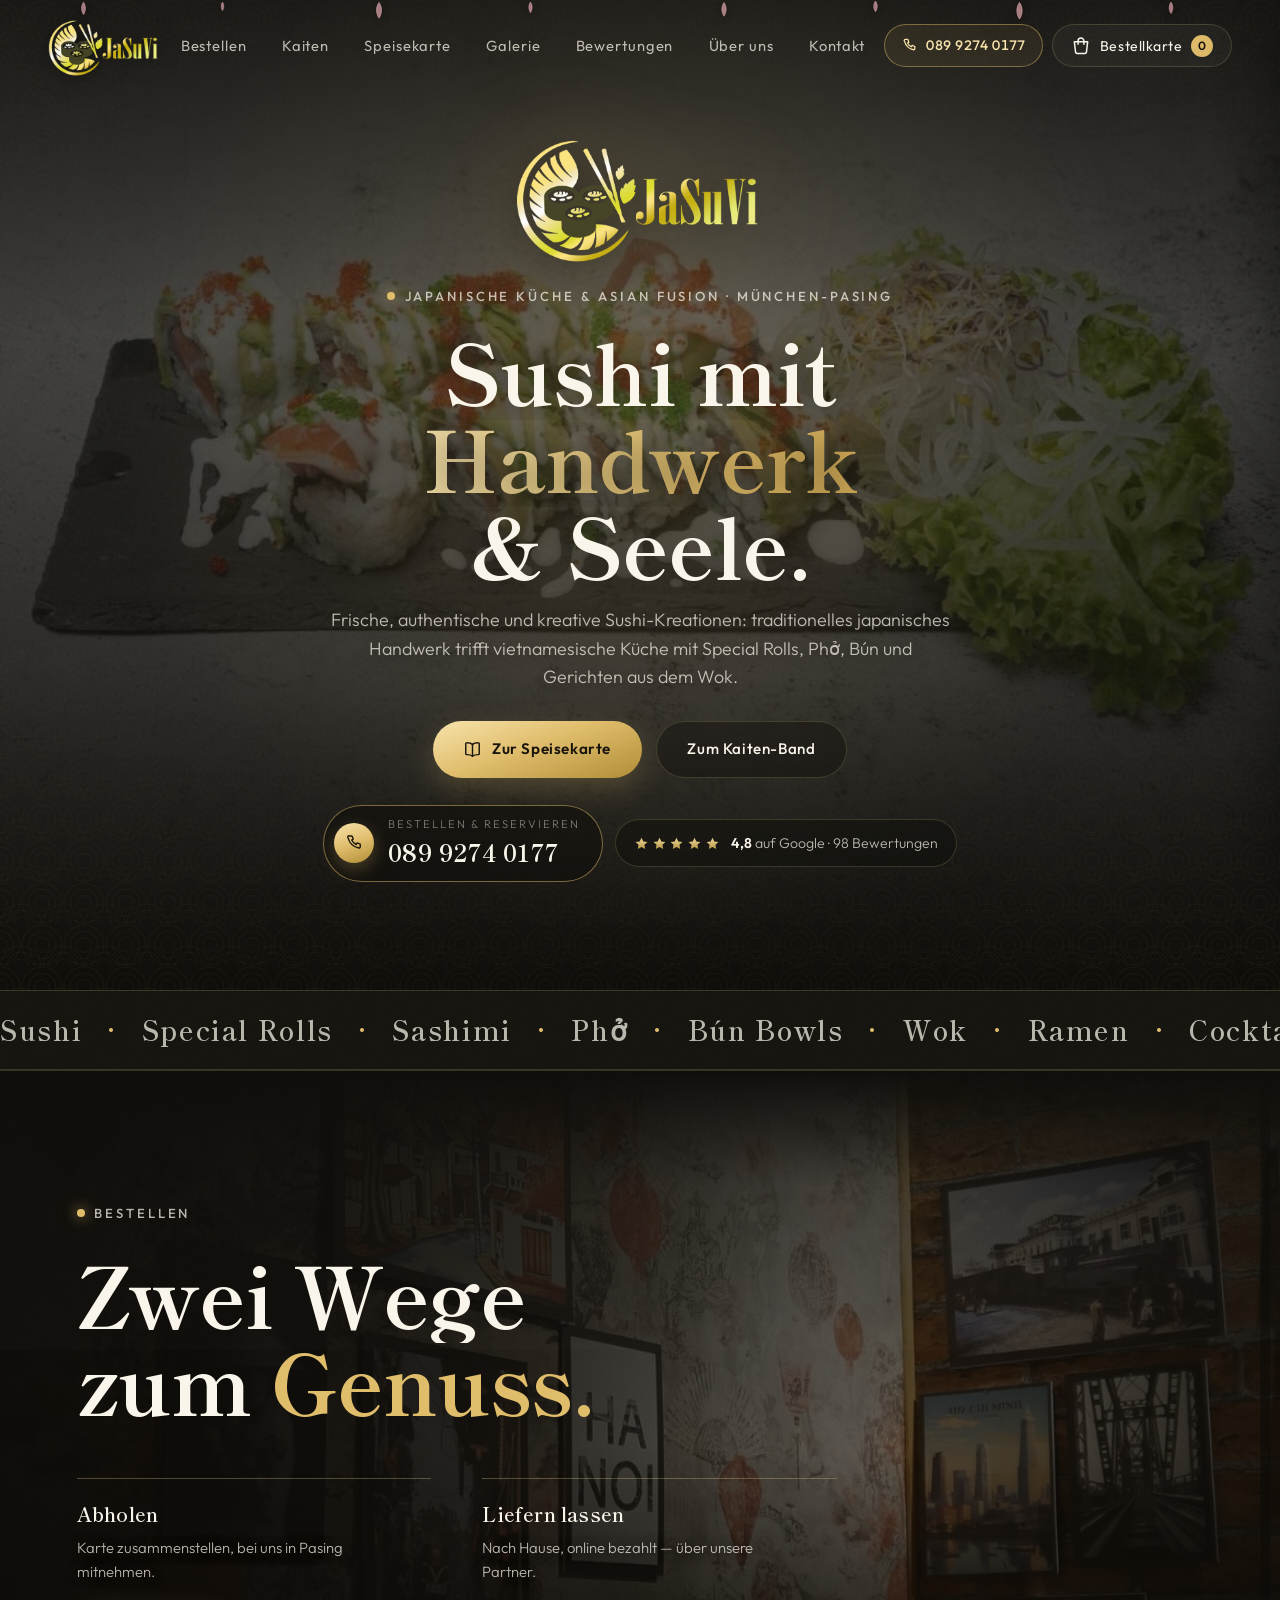
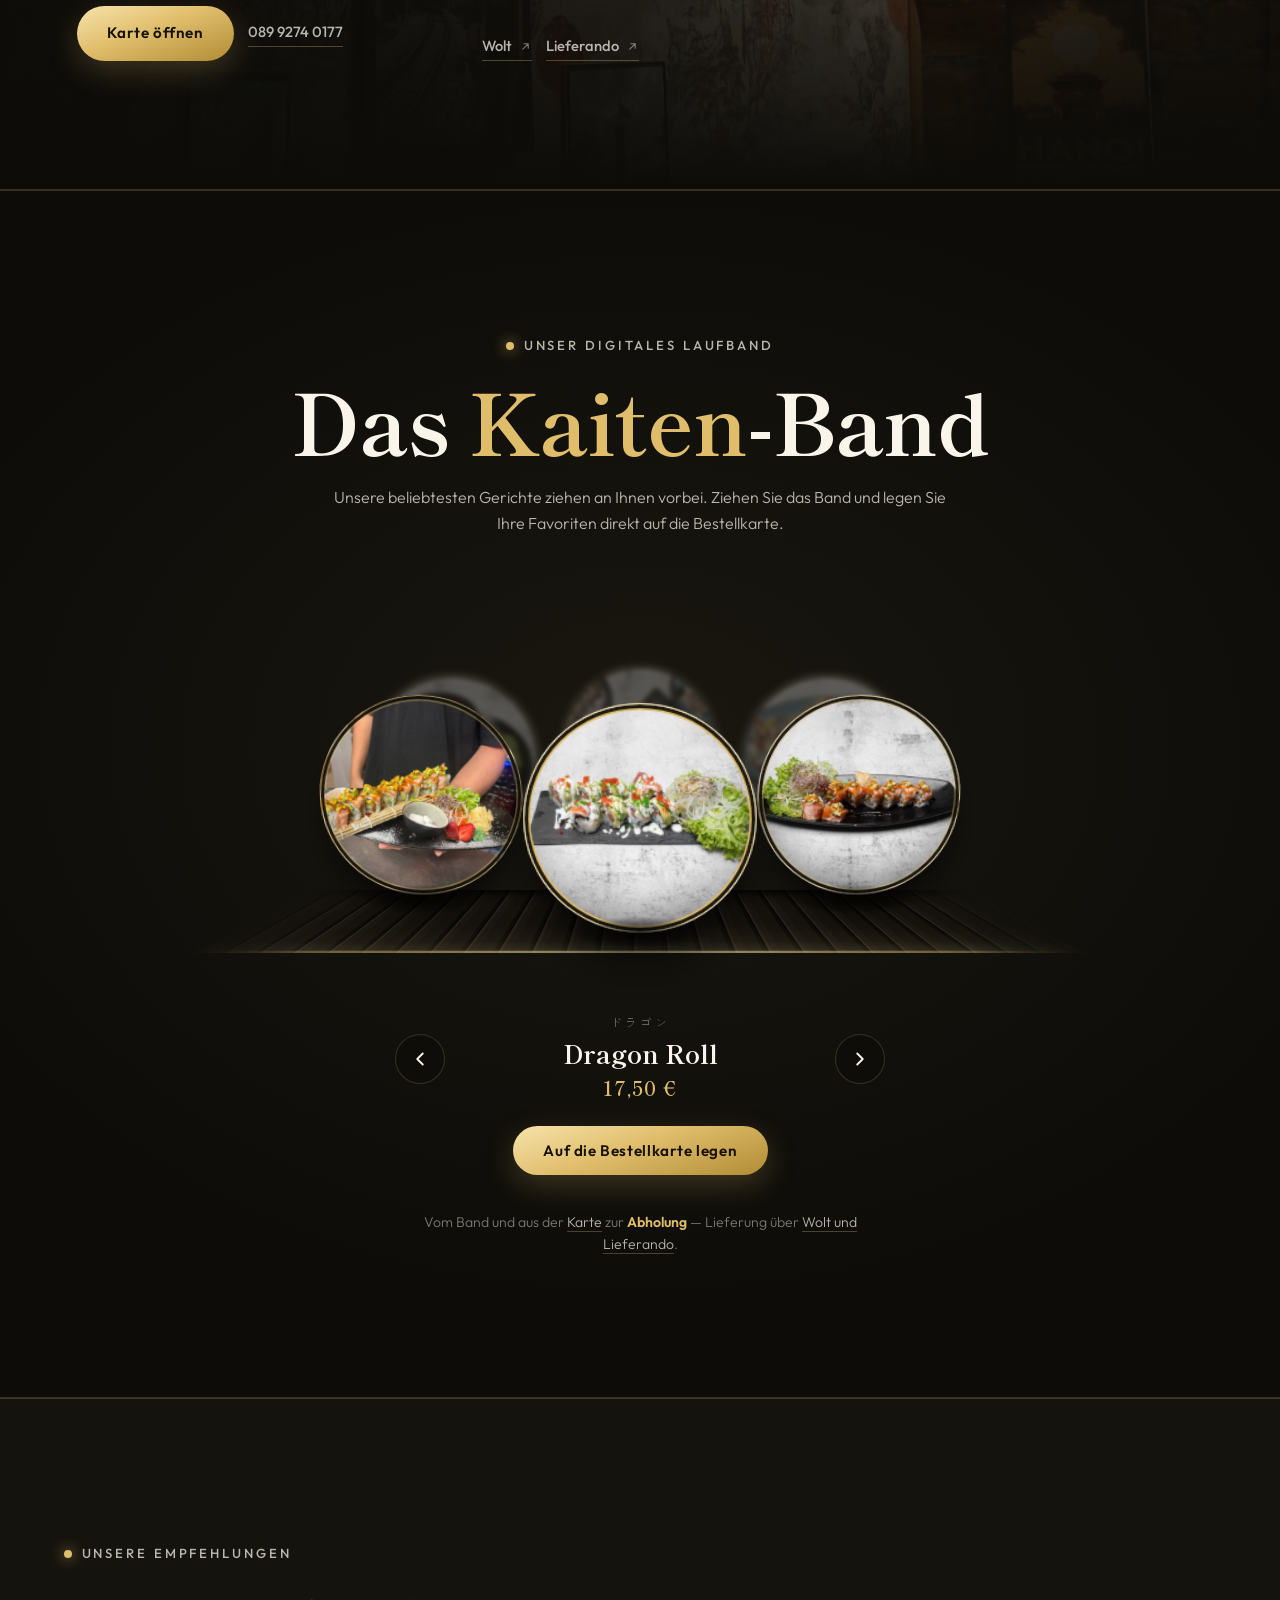
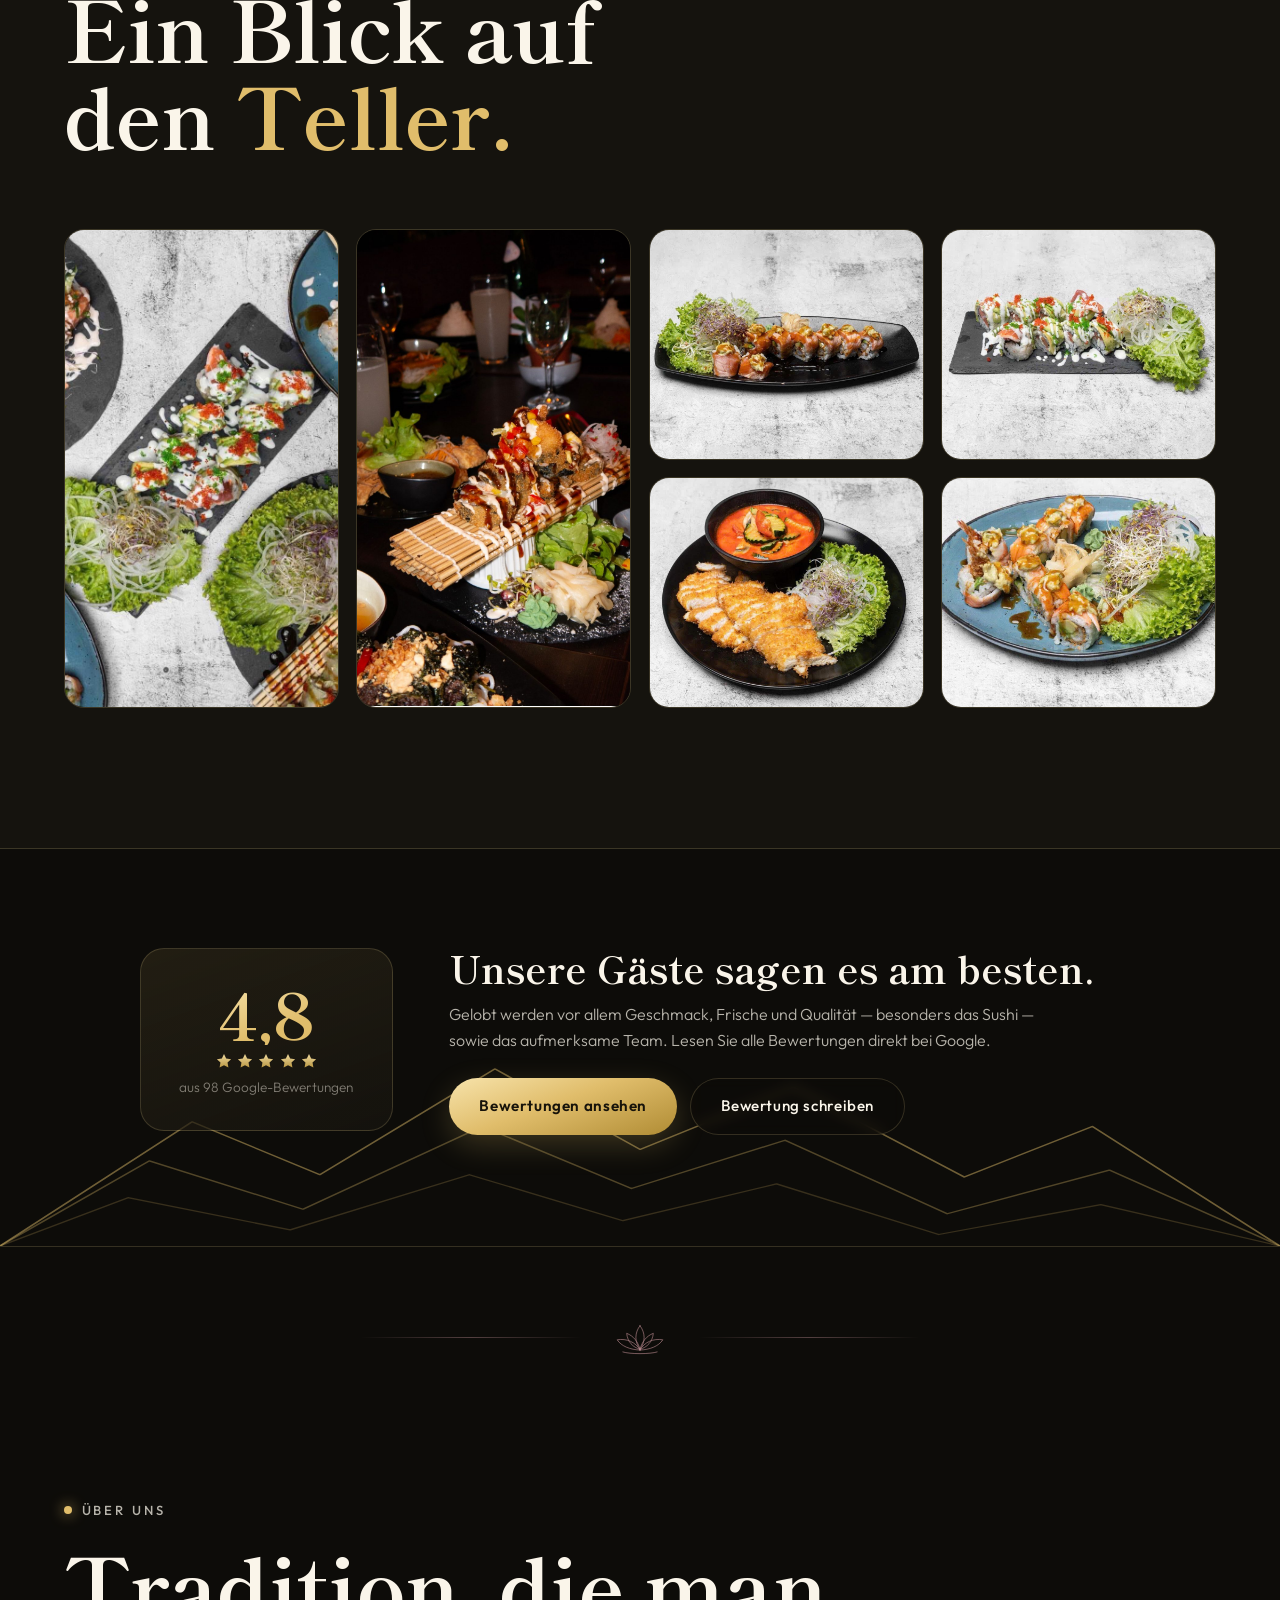
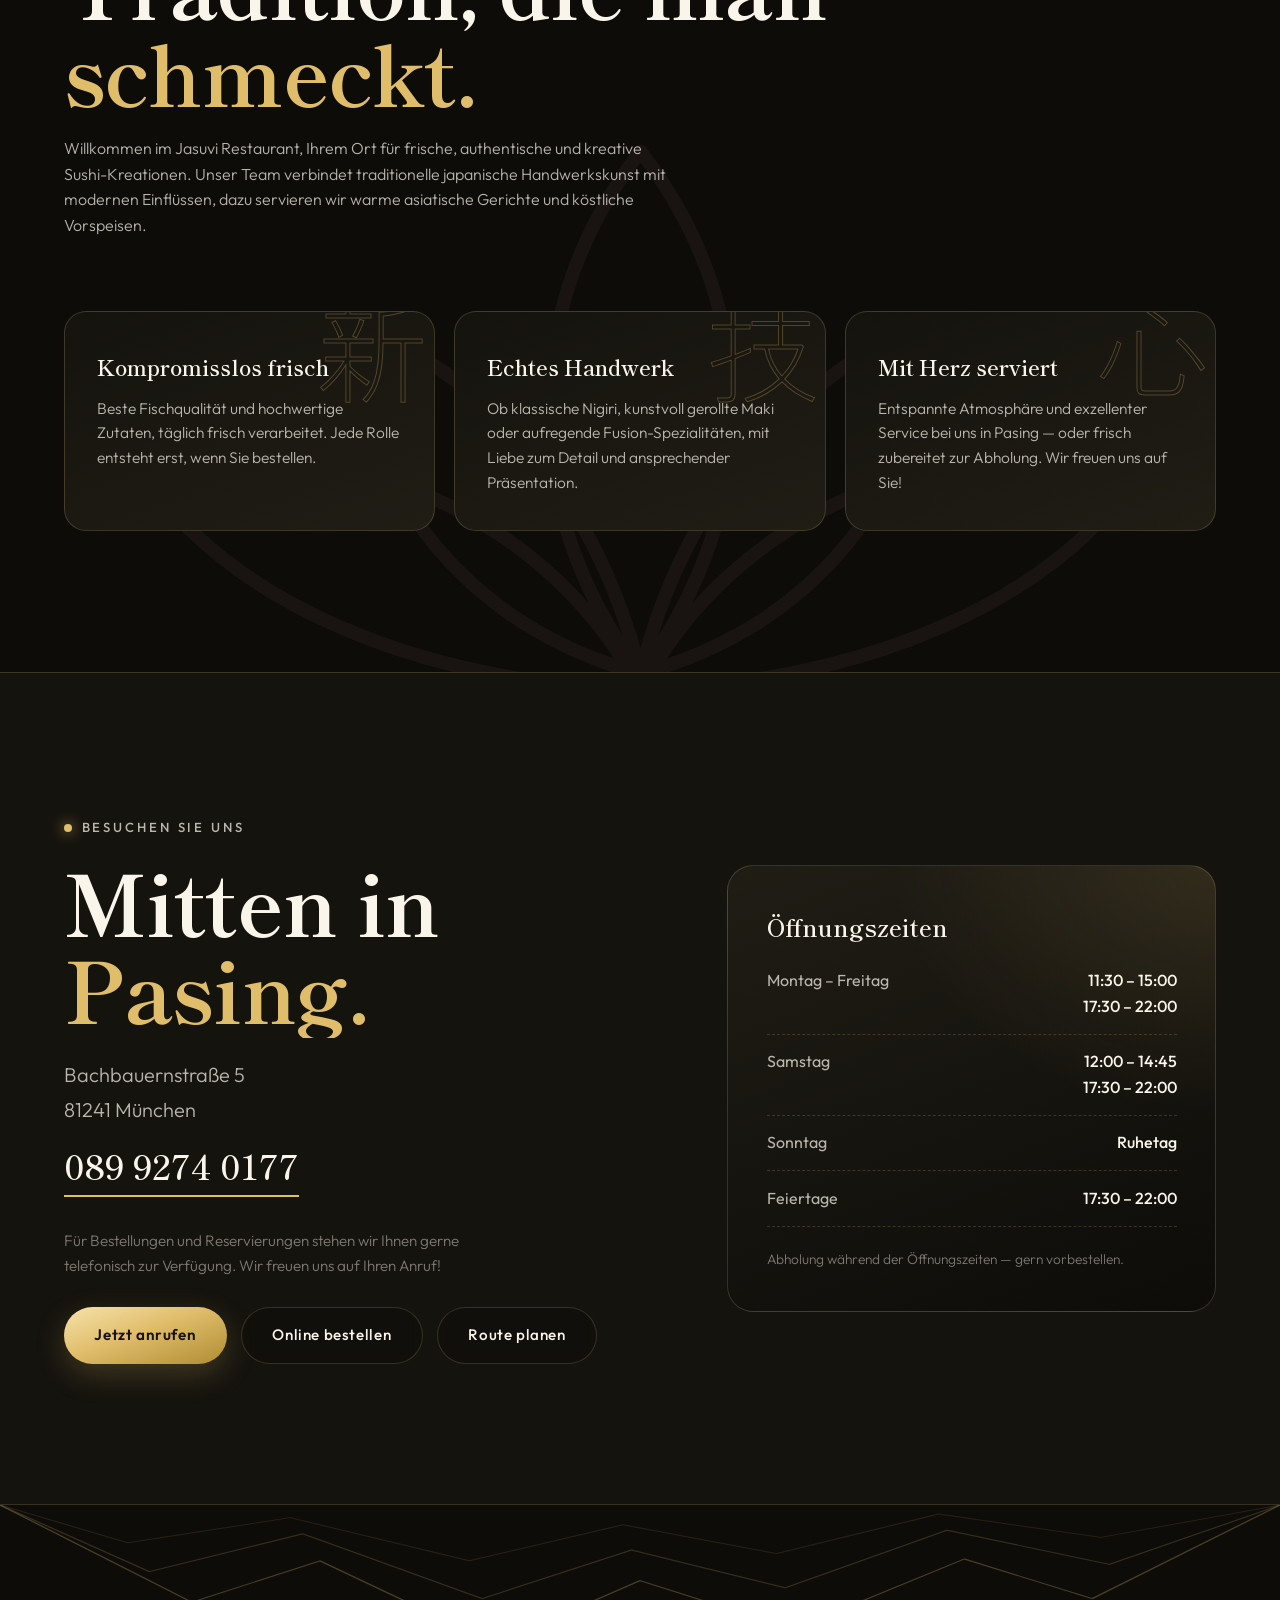
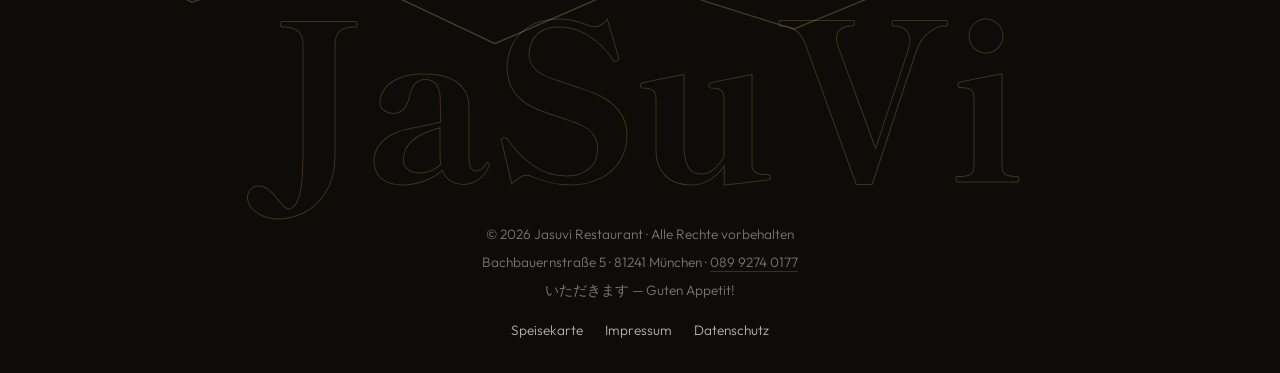
<file: index.html>
<!DOCTYPE html>
<html lang="de">
<head>
  <meta charset="UTF-8">
  <meta name="viewport" content="width=device-width, initial-scale=1.0">
  <title>JaSuVi — Japanisches Restaurant &amp; Asian Fusion München-Pasing</title>
  <meta name="description" content="JaSuVi München-Pasing: frisches Sushi, Special Rolls und vietnamesische Küche: Phở, Bún, Wok. Zur Abholung vorbestellen oder liefern lassen. Bachbauernstraße 5, 81241 München, Tel. 089 9274 0177.">
  <link rel="preconnect" href="https://fonts.googleapis.com">
  <link rel="preconnect" href="https://fonts.gstatic.com" crossorigin>
  <link href="https://fonts.googleapis.com/css2?family=Shippori+Mincho:wght@500;600;700;800&family=Outfit:wght@300;400;500;600;700&family=Zen+Kaku+Gothic+New:wght@400;500&display=swap" rel="stylesheet">
  <link rel="stylesheet" href="styles.css">
  <link rel="icon" href="data:image/svg+xml,<svg xmlns='http://www.w3.org/2000/svg' viewBox='0 0 100 100'><circle cx='50' cy='50' r='44' fill='%23c9a24b'/><circle cx='50' cy='50' r='20' fill='%230f0e0b'/></svg>">
</head>
<body>

  <!-- ══════════ Preloader ══════════ -->
  <div class="preloader" id="preloader" aria-hidden="true">
    <div class="preloader-inner">
      <img class="preloader-logo" src="img/logo-hero.png" alt="" width="292" height="160">
      <div class="preloader-line"><span class="preloader-line-fill"></span></div>
    </div>
    <div class="preloader-panel panel-left"></div>
    <div class="preloader-panel panel-right"></div>
  </div>

  <!-- ══════════ Grain ══════════ -->
  <div class="grain" aria-hidden="true"></div>

  <!-- ══════════ Header ══════════ -->
  <header class="site-header" id="siteHeader">
    <a class="brand" href="#top" data-magnetic>
      <img class="brand-logo" src="img/logo.png" alt="JaSuVi — Japanisches Restaurant" width="146" height="80">
    </a>
    <nav class="site-nav" aria-label="Hauptnavigation">
      <a href="#bestellen" class="nav-link" data-magnetic>Bestellen</a>
      <a href="#kaiten" class="nav-link" data-magnetic>Kaiten</a>
      <a href="speisekarte.html" class="nav-link" data-magnetic>Speisekarte</a>
      <a href="#galerie" class="nav-link" data-magnetic>Galerie</a>
      <a href="#bewertungen" class="nav-link" data-magnetic>Bewertungen</a>
      <a href="#philosophie" class="nav-link" data-magnetic>Über uns</a>
      <a href="#kontakt" class="nav-link" data-magnetic>Kontakt</a>
    </nav>
    <div class="header-actions">
    <a class="header-phone" href="tel:+498992740177" data-magnetic aria-label="Anrufen: 089 9274 0177">
      <svg viewBox="0 0 24 24" width="17" height="17" fill="none" stroke="currentColor" stroke-width="1.8" stroke-linecap="round" stroke-linejoin="round" aria-hidden="true">
        <path d="M6.6 3.5h3l1.5 3.8-1.9 1.1a12 12 0 0 0 5.4 5.4l1.1-1.9 3.8 1.5v3a1.6 1.6 0 0 1-1.7 1.6A16.5 16.5 0 0 1 5 6.2 1.6 1.6 0 0 1 6.6 3.5Z"/>
      </svg>
      <span>089 9274 0177</span>
    </a>
    <button class="cart-toggle" id="cartToggle" data-magnetic aria-label="Bestellkarte öffnen">
      <svg viewBox="0 0 24 24" width="20" height="20" fill="none" stroke="currentColor" stroke-width="1.8" stroke-linecap="round" stroke-linejoin="round" aria-hidden="true">
        <path d="M4 7h16l-1.5 12.5a2 2 0 0 1-2 1.5H7.5a2 2 0 0 1-2-1.5L4 7Z"/>
        <path d="M8.5 10V6a3.5 3.5 0 0 1 7 0v4"/>
      </svg>
      <span class="cart-label">Bestellkarte</span>
      <span class="cart-count" id="cartCount">0</span>
    </button>
    </div>
  </header>

  <main id="top">

    <!-- ══════════ Hero ══════════ -->
    <section class="hero" id="hero">
      <!-- Vollflächige Foto-Bühne: die Bilder wechseln, das Design liegt darüber -->
      <div class="hero-stage" aria-hidden="true">
        <img class="hero-slide is-active" src="img/bg-hero.jpg" alt="" fetchpriority="high">
        <img class="hero-slide" src="img/sushi-3.jpg" alt="" loading="lazy">
        <img class="hero-slide" src="img/hero.jpg" alt="" loading="lazy">
        <img class="hero-slide" src="img/sushi-4.jpg" alt="" loading="lazy">
        <span class="hero-veil"></span>
        <span class="hero-seigaiha"></span>
        <span class="hero-glow"></span>
      </div>

      <!-- Ein paar Lotusblätter, die durchs Bild treiben — sehr leise,
           damit sie Atmosphäre stiften statt abzulenken. -->
      <div class="petals" aria-hidden="true">
        <span class="petal" style="--x:6%;--d:26s;--delay:-3s;--s:0.8;--drift:7vw"></span>
        <span class="petal" style="--x:17%;--d:33s;--delay:-12s;--s:0.55;--drift:-5vw"></span>
        <span class="petal" style="--x:29%;--d:29s;--delay:-20s;--s:0.95;--drift:9vw"></span>
        <span class="petal" style="--x:41%;--d:37s;--delay:-7s;--s:0.65;--drift:-8vw"></span>
        <span class="petal" style="--x:56%;--d:27s;--delay:-16s;--s:0.85;--drift:6vw"></span>
        <span class="petal" style="--x:68%;--d:34s;--delay:-25s;--s:0.6;--drift:-6vw"></span>
        <span class="petal" style="--x:79%;--d:30s;--delay:-9s;--s:1.0;--drift:8vw"></span>
        <span class="petal" style="--x:91%;--d:36s;--delay:-19s;--s:0.7;--drift:-7vw"></span>
      </div>

      <div class="hero-content">
        <img class="hero-logo" src="img/logo-hero.png" alt="JaSuVi" width="731" height="400">
        <p class="hero-eyebrow reveal-up"><span class="eyebrow-dot"></span>Japanische Küche &amp; Asian Fusion · München-Pasing</p>
        <h1 class="hero-title">
          <span class="hero-line"><span class="hero-line-inner">Sushi mit</span></span>
          <span class="hero-line"><span class="hero-line-inner accent">Handwerk</span></span>
          <span class="hero-line"><span class="hero-line-inner">&amp; Seele.</span></span>
        </h1>
        <p class="hero-sub reveal-up">Frische, authentische und kreative Sushi-Kreationen: traditionelles
        japanisches Handwerk trifft vietnamesische Küche mit Special Rolls, Phở, Bún und Gerichten aus dem Wok.</p>
        <div class="hero-cta reveal-up">
          <a href="speisekarte.html" class="btn btn-primary btn-icon" data-magnetic>
            <svg viewBox="0 0 24 24" width="19" height="19" fill="none" stroke="currentColor" stroke-width="1.8" stroke-linecap="round" stroke-linejoin="round" aria-hidden="true">
              <path d="M12 5.5C10.2 4 7.6 3.4 4.5 3.5c-.6 0-1 .5-1 1v13c0 .6.4 1 1 1 3.1-.1 5.7.5 7.5 2 1.8-1.5 4.4-2.1 7.5-2 .6 0 1-.4 1-1v-13c0-.5-.4-1-1-1-3.1-.1-5.7.5-7.5 2Z"/>
              <path d="M12 5.5v15"/>
            </svg>
            <span>Zur Speisekarte</span>
          </a>
          <a href="#kaiten" class="btn btn-ghost" data-magnetic><span>Zum Kaiten-Band</span></a>
        </div>
        <div class="hero-meta reveal-up">
          <a class="hero-phone" href="tel:+498992740177" data-magnetic>
            <span class="hero-phone-ring" aria-hidden="true">
              <svg viewBox="0 0 24 24" width="20" height="20" fill="none" stroke="currentColor" stroke-width="1.7" stroke-linecap="round" stroke-linejoin="round">
                <path d="M6.6 3.5h3l1.5 3.8-1.9 1.1a12 12 0 0 0 5.4 5.4l1.1-1.9 3.8 1.5v3a1.6 1.6 0 0 1-1.7 1.6A16.5 16.5 0 0 1 5 6.2 1.6 1.6 0 0 1 6.6 3.5Z"/>
              </svg>
            </span>
            <span class="hero-phone-text">
              <span class="hero-phone-label">Bestellen &amp; reservieren</span>
              <span class="hero-phone-number">089 9274 0177</span>
            </span>
          </a>
          <a class="hero-rating" href="https://www.google.com/maps/search/?api=1&amp;query=JaSuVi%20Restaurant%20Bachbauernstra%C3%9Fe%205%2081241%20M%C3%BCnchen" target="_blank" rel="noopener">
            <span class="stars" aria-hidden="true"><i></i><i></i><i></i><i></i><i></i></span>
            <span class="hero-rating-text"><strong id="heroRatingValue">4,8</strong> auf Google · <span id="heroRatingCount">98</span> Bewertungen</span>
          </a>
        </div>
      </div>
    </section>

    <!-- ══════════ Marquee ══════════ -->
    <div class="marquee" aria-hidden="true">
      <div class="marquee-track">
        <span class="marquee-content">Sushi <i>·</i> Special Rolls <i>·</i> Sashimi <i>·</i> Phở <i>·</i> Bún Bowls <i>·</i> Wok <i>·</i> Ramen <i>·</i> Cocktails <i>·</i>&nbsp;</span><span class="marquee-content">Sushi <i>·</i> Special Rolls <i>·</i> Sashimi <i>·</i> Phở <i>·</i> Bún Bowls <i>·</i> Wok <i>·</i> Ramen <i>·</i> Cocktails <i>·</i>&nbsp;</span>
      </div>
    </div>

    <!-- ══════════ Bestellen: zwei Wege ══════════ -->
    <section class="ordering section" id="bestellen">
      <img class="ordering-bg" src="img/interieur-hanoi.jpg" alt="" aria-hidden="true" loading="lazy" width="1170" height="1156">
      <span class="ordering-veil" aria-hidden="true"></span>

      <div class="ordering-grid">
        <p class="section-eyebrow reveal-up"><span class="eyebrow-dot"></span>Bestellen</p>
        <h2 class="section-title split-lines">
          <span class="hero-line"><span class="hero-line-inner">Zwei Wege</span></span>
          <span class="hero-line"><span class="hero-line-inner">zum <em class="accent">Genuss.</em></span></span>
        </h2>

        <div class="ordering-ways">
          <div class="ordering-way reveal-up">
            <h3>Abholen</h3>
            <p>Karte zusammenstellen, bei uns in Pasing mitnehmen.</p>
            <div class="ordering-way-actions">
              <a class="btn btn-primary" href="speisekarte.html" data-magnetic><span>Karte öffnen</span></a>
              <a class="partner-link" href="tel:+498992740177">089 9274 0177</a>
            </div>
          </div>

          <div class="ordering-way reveal-up">
            <h3>Liefern lassen</h3>
            <p>Nach Hause, online bezahlt — über unsere Partner.</p>
            <div class="ordering-way-actions">
              <a class="partner-link" href="https://wolt.com/de/deu/munich/restaurant/jasuvi" target="_blank" rel="noopener">
                <span>Wolt</span>
                <svg viewBox="0 0 24 24" width="13" height="13" fill="none" stroke="currentColor" stroke-width="2" stroke-linecap="round" stroke-linejoin="round" aria-hidden="true"><path d="M7 17L17 7M9 7h8v8"/></svg>
              </a>
              <a class="partner-link" href="https://www.lieferando.de/speisekarte/jasuvi" target="_blank" rel="noopener">
                <span>Lieferando</span>
                <svg viewBox="0 0 24 24" width="13" height="13" fill="none" stroke="currentColor" stroke-width="2" stroke-linecap="round" stroke-linejoin="round" aria-hidden="true"><path d="M7 17L17 7M9 7h8v8"/></svg>
              </a>
            </div>
          </div>
        </div>
      </div>
    </section>

    <!-- ══════════ Kaiten 3D ══════════ -->
    <section class="kaiten section" id="kaiten">
      <div class="section-head">
        <p class="section-eyebrow reveal-up"><span class="eyebrow-dot"></span>Unser digitales Laufband</p>
        <h2 class="section-title split-lines">
          <span class="hero-line"><span class="hero-line-inner">Das <em class="accent">Kaiten</em>-Band</span></span>
        </h2>
        <p class="section-sub reveal-up">Unsere beliebtesten Gerichte ziehen an Ihnen vorbei. Ziehen Sie das Band
        und legen Sie Ihre Favoriten direkt auf die Bestellkarte.</p>
      </div>

      <div class="kaiten-stage" id="kaitenStage">
        <!-- Band zuerst: so liegen die Teller darauf und ihre Aufsetzschatten
             fallen sichtbar auf die Latten. -->
        <div class="kaiten-belt" aria-hidden="true">
          <span class="kaiten-belt-slats"></span>
          <span class="kaiten-belt-sheen"></span>
        </div>
        <div class="kaiten-scene">
          <div class="kaiten-ring" id="kaitenRing"><!-- Teller werden per JS eingesetzt --></div>
        </div>
      </div>

      <div class="kaiten-controls">
        <button class="kaiten-arrow" id="kaitenPrev" data-magnetic aria-label="Band zurückdrehen">
          <svg viewBox="0 0 24 24" width="22" height="22" fill="none" stroke="currentColor" stroke-width="2" stroke-linecap="round" stroke-linejoin="round"><path d="M15 6l-6 6 6 6"/></svg>
        </button>
        <div class="kaiten-caption" id="kaitenCaption" aria-live="polite">
          <span class="kaiten-caption-tag" id="kaitenTag">タイガー</span>
          <span class="kaiten-caption-name" id="kaitenName">Tiger Roll</span>
          <span class="kaiten-caption-price" id="kaitenPrice">16,50 €</span>
        </div>
        <button class="kaiten-arrow" id="kaitenNext" data-magnetic aria-label="Band weiterdrehen">
          <svg viewBox="0 0 24 24" width="22" height="22" fill="none" stroke="currentColor" stroke-width="2" stroke-linecap="round" stroke-linejoin="round"><path d="M9 6l6 6-6 6"/></svg>
        </button>
      </div>

      <div class="kaiten-add-wrap">
        <button class="btn btn-primary" id="kaitenAdd" data-magnetic><span>Auf die Bestellkarte legen</span></button>
      </div>

      <p class="pickup-note reveal-up">Vom Band und aus der <a href="speisekarte.html">Karte</a> zur
      <strong>Abholung</strong> — Lieferung über <a href="#bestellen">Wolt und Lieferando</a>.</p>
    </section>

    <!-- ══════════ Galerie ══════════ -->
    <section class="gallery section" id="galerie">
      <div class="section-head">
        <p class="section-eyebrow reveal-up"><span class="eyebrow-dot"></span>Unsere Empfehlungen</p>
        <h2 class="section-title split-lines">
          <span class="hero-line"><span class="hero-line-inner">Ein Blick auf</span></span>
          <span class="hero-line"><span class="hero-line-inner">den <em class="accent">Teller.</em></span></span>
        </h2>
      </div>
      <div class="gallery-grid">
        <figure class="gallery-item reveal-up gi-tall" data-dish="152" data-tag="盛り合わせ">
          <img src="img/sushi-2.jpg" alt="Flatlay mehrerer Sushi-Teller" loading="lazy" width="1024" height="1024">
          <figcaption>Sushi-Platten für den großen Hunger</figcaption>
          <button class="gallery-zoom" aria-label="Sushi-Platte 2 vergrößern"></button>
        </figure>
        <figure class="gallery-item reveal-up gi-tall" data-tag="クランチー" data-name="Crunchy Roll"
                data-desc="Gebacken in Panko-Mehl, mit Spezial-Soße nach Jasuvi-Art.">
          <img src="img/gericht-crunchy-roll.jpg" alt="Crunchy Roll mit Panko-Kruste auf einer Bambusmatte" loading="lazy" width="1170" height="1562">
          <figcaption>Crunchy Roll — knusprig paniert</figcaption>
          <button class="gallery-zoom" aria-label="Crunchy Roll vergrößern"></button>
        </figure>
        <figure class="gallery-item reveal-up" data-dish="s15" data-tag="キング">
          <img src="img/sushi-1.jpg" alt="Lachs-Rollen auf schwarzem Teller" loading="lazy" width="1024" height="1024">
          <figcaption>Frische Lachs-Rollen</figcaption>
          <button class="gallery-zoom" aria-label="King Roll vergrößern"></button>
        </figure>
        <figure class="gallery-item reveal-up" data-dish="s6" data-tag="ドラゴン">
          <img src="img/sushi-3.jpg" alt="Sushi-Rollen auf Schieferplatte mit Salat" loading="lazy" width="1024" height="1024">
          <figcaption>Inside-Out Rolls auf Schiefer</figcaption>
          <button class="gallery-zoom" aria-label="Dragon Roll vergrößern"></button>
        </figure>
        <figure class="gallery-item reveal-up" data-dish="61" data-tag="カレー">
          <img src="img/gericht-chicken-curry.jpg" alt="Paniertes Hähnchen mit roter Curry-Suppe" loading="lazy" width="1024" height="1024">
          <figcaption>Gà Curry mit Kokosmilch</figcaption>
          <button class="gallery-zoom" aria-label="Gà Curry vergrößern"></button>
        </figure>
        <figure class="gallery-item reveal-up" data-dish="s2" data-tag="クイーン">
          <img src="img/sushi-4.jpg" alt="Garnelen-Sushi auf blauem Teller" loading="lazy" width="907" height="907">
          <figcaption>Ebi — Garnelen-Sushi</figcaption>
          <button class="gallery-zoom" aria-label="Double Queen vergrößern"></button>
        </figure>
      </div>
    </section>

    <!-- ══════════ Google-Bewertungen ══════════ -->
    <section class="rating-band" id="bewertungen">
      <span class="rating-mountains" aria-hidden="true"></span>
      <div class="rating-inner">
        <div class="rating-score reveal-up">
          <span class="rating-value" id="ratingValue">4,8</span>
          <span class="stars stars-lg" id="ratingStars" aria-hidden="true"><i></i><i></i><i></i><i></i><i></i></span>
          <span class="rating-meta">aus <span id="ratingCount">98</span> Google-Bewertungen</span>
        </div>
        <div class="rating-text reveal-up">
          <h2>Unsere Gäste sagen es am besten.</h2>
          <p>Gelobt werden vor allem Geschmack, Frische und Qualität — besonders das Sushi — sowie das
          aufmerksame Team. Lesen Sie alle Bewertungen direkt bei Google.</p>
          <div class="rating-actions">
            <a class="btn btn-primary" href="https://www.google.com/maps/search/?api=1&amp;query=JaSuVi%20Restaurant%20Bachbauernstra%C3%9Fe%205%2081241%20M%C3%BCnchen" target="_blank" rel="noopener" data-magnetic><span>Bewertungen ansehen</span></a>
            <a class="btn btn-ghost" href="https://www.google.com/search?q=JaSuVi+Restaurant+Bachbauernstra%C3%9Fe+5+M%C3%BCnchen" target="_blank" rel="noopener" data-magnetic id="reviewWriteLink"><span>Bewertung schreiben</span></a>
          </div>
        </div>
      </div>
    </section>

    <!-- ══════════ Lotus-Teiler ══════════ -->
    <div class="lotus-divider reveal-up" aria-hidden="true">
      <span class="lotus-rule"></span>
      <span class="lotus-mark"></span>
      <span class="lotus-rule"></span>
    </div>

    <!-- ══════════ Philosophie / Über uns ══════════ -->
    <section class="philosophy section" id="philosophie">
      <span class="philosophy-lotus" aria-hidden="true"></span>
      <div class="section-head">
        <p class="section-eyebrow reveal-up"><span class="eyebrow-dot"></span>Über uns</p>
        <h2 class="section-title split-lines">
          <span class="hero-line"><span class="hero-line-inner">Tradition, die man</span></span>
          <span class="hero-line"><span class="hero-line-inner"><em class="accent">schmeckt.</em></span></span>
        </h2>
        <p class="section-sub reveal-up">Willkommen im Jasuvi Restaurant, Ihrem Ort für frische, authentische und
        kreative Sushi-Kreationen. Unser Team verbindet traditionelle japanische Handwerkskunst mit modernen
        Einflüssen, dazu servieren wir warme asiatische Gerichte und köstliche Vorspeisen.</p>
      </div>
      <div class="philosophy-grid">
        <article class="philo-card reveal-up" data-tilt>
          <span class="philo-kanji" aria-hidden="true">新</span>
          <h3>Kompromisslos frisch</h3>
          <p>Beste Fischqualität und hochwertige Zutaten, täglich frisch verarbeitet. Jede Rolle entsteht erst, wenn Sie bestellen.</p>
        </article>
        <article class="philo-card reveal-up" data-tilt>
          <span class="philo-kanji" aria-hidden="true">技</span>
          <h3>Echtes Handwerk</h3>
          <p>Ob klassische Nigiri, kunstvoll gerollte Maki oder aufregende Fusion-Spezialitäten, mit Liebe zum Detail und ansprechender Präsentation.</p>
        </article>
        <article class="philo-card reveal-up" data-tilt>
          <span class="philo-kanji" aria-hidden="true">心</span>
          <h3>Mit Herz serviert</h3>
          <p>Entspannte Atmosphäre und exzellenter Service bei uns in Pasing — oder frisch zubereitet zur Abholung. Wir freuen uns auf Sie!</p>
        </article>
      </div>
    </section>

    <!-- ══════════ Kontakt ══════════ -->
    <section class="contact section" id="kontakt">
      <div class="contact-grid">
        <div class="contact-info">
          <p class="section-eyebrow reveal-up"><span class="eyebrow-dot"></span>Besuchen Sie uns</p>
          <h2 class="section-title split-lines">
            <span class="hero-line"><span class="hero-line-inner">Mitten in</span></span>
            <span class="hero-line"><span class="hero-line-inner"><em class="accent">Pasing.</em></span></span>
          </h2>
          <address class="contact-address reveal-up">
            Bachbauernstraße 5<br>81241 München<br>
            <a href="tel:+498992740177" class="contact-phone" data-magnetic>089 9274 0177</a>
          </address>
          <p class="contact-hint reveal-up">Für Bestellungen und Reservierungen stehen wir Ihnen gerne telefonisch
          zur Verfügung. Wir freuen uns auf Ihren Anruf!</p>
          <div class="contact-actions reveal-up">
            <a class="btn btn-primary" href="tel:+498992740177" data-magnetic><span>Jetzt anrufen</span></a>
            <a class="btn btn-ghost" href="#bestellen" data-magnetic><span>Online bestellen</span></a>
            <a class="btn btn-ghost" href="https://maps.google.com/?q=JaSuVi+Bachbauernstra%C3%9Fe+5+81241+M%C3%BCnchen" target="_blank" rel="noopener" data-magnetic><span>Route planen</span></a>
          </div>
        </div>
        <div class="hours-card reveal-up" data-tilt>
          <h3 class="hours-title">Öffnungszeiten</h3>
          <dl class="hours-list">
            <div class="hours-row"><dt>Montag – Freitag</dt><dd>11:30 – 15:00<br>17:30 – 22:00</dd></div>
            <div class="hours-row"><dt>Samstag</dt><dd>12:00 – 14:45<br>17:30 – 22:00</dd></div>
            <div class="hours-row"><dt>Sonntag</dt><dd>Ruhetag</dd></div>
            <div class="hours-row"><dt>Feiertage</dt><dd>17:30 – 22:00</dd></div>
          </dl>
          <p class="hours-hint">Abholung während der Öffnungszeiten — gern vorbestellen.</p>
        </div>
      </div>
    </section>

    <!-- ══════════ Footer ══════════ -->
    <footer class="footer">
      <div class="footer-word" aria-hidden="true">JaSuVi</div>
      <div class="footer-meta">
        <span>© 2026 Jasuvi Restaurant · Alle Rechte vorbehalten</span>
        <span>Bachbauernstraße 5 · 81241 München · <a href="tel:+498992740177">089 9274 0177</a></span>
        <span>いただきます — Guten Appetit!</span>
        <nav class="footer-links" aria-label="Rechtliches">
          <a href="speisekarte.html">Speisekarte</a>
          <a href="impressum.html">Impressum</a>
          <a href="impressum.html#datenschutz">Datenschutz</a>
        </nav>
      </div>
    </footer>
  </main>

  <!-- ══════════ Teller-Großansicht ══════════ -->
  <div class="lightbox" id="lightbox" aria-hidden="true" role="dialog" aria-modal="true" aria-label="Gericht in Großansicht">
    <button class="lightbox-close" id="lightboxClose" aria-label="Schließen">
      <svg viewBox="0 0 24 24" width="22" height="22" fill="none" stroke="currentColor" stroke-width="2" stroke-linecap="round"><path d="M6 6l12 12M18 6L6 18"/></svg>
    </button>
    <button class="lightbox-nav lightbox-prev" id="lightboxPrev" aria-label="Vorheriges Gericht">
      <svg viewBox="0 0 24 24" width="24" height="24" fill="none" stroke="currentColor" stroke-width="2" stroke-linecap="round" stroke-linejoin="round"><path d="M15 6l-6 6 6 6"/></svg>
    </button>
    <figure class="lightbox-plate">
      <span class="lightbox-photo">
        <img id="lightboxImg" src="[data-uri]" alt="">
        <span class="plate-rim"></span>
      </span>
      <figcaption>
        <span class="lightbox-tag" id="lightboxTag"></span>
        <h3 id="lightboxName">—</h3>
        <p class="lightbox-desc" id="lightboxDesc"></p>
        <p class="lightbox-price" id="lightboxPrice"></p>
        <button class="btn btn-primary" id="lightboxAdd"><span>Auf die Bestellkarte</span></button>
      </figcaption>
    </figure>
    <button class="lightbox-nav lightbox-next" id="lightboxNext" aria-label="Nächstes Gericht">
      <svg viewBox="0 0 24 24" width="24" height="24" fill="none" stroke="currentColor" stroke-width="2" stroke-linecap="round" stroke-linejoin="round"><path d="M9 6l6 6-6 6"/></svg>
    </button>
  </div>

  <!-- ══════════ Bestellkarte ══════════ -->
  <div class="cart-scrim" id="cartScrim"></div>
  <aside class="cart" id="cart" aria-label="Bestellkarte" aria-hidden="true">
    <header class="cart-head">
      <div>
        <h2 class="cart-title">Bestellkarte</h2>
        <p class="cart-subtitle">お持ち帰り · Ihre Abholung</p>
      </div>
      <button class="cart-close" id="cartClose" data-magnetic aria-label="Bestellkarte schließen">
        <svg viewBox="0 0 24 24" width="22" height="22" fill="none" stroke="currentColor" stroke-width="2" stroke-linecap="round"><path d="M6 6l12 12M18 6L6 18"/></svg>
      </button>
    </header>

    <div class="cart-empty" id="cartEmpty">
      <svg class="cart-empty-lotus" viewBox="0 0 140 130" width="126" height="117" aria-hidden="true">
        <circle cx="70" cy="66" r="56" fill="none" stroke="currentColor" stroke-opacity=".16" stroke-width="2" stroke-dasharray="4 7"/>
        <g fill="none" stroke="var(--lotus)" stroke-width="1.8" stroke-linecap="round" stroke-linejoin="round" stroke-opacity=".72" transform="translate(14 26) scale(0.8)">
          <path d="M70 15 C84 33 85 57 70 77 C55 57 56 33 70 15Z"/>
          <path d="M70 77 C51 72 37 57 35 35 C53 42 65 57 70 77Z"/>
          <path d="M70 77 C89 72 103 57 105 35 C87 42 75 57 70 77Z"/>
          <path d="M70 79 C44 78 21 69 10 52 C35 48 59 58 70 79Z"/>
          <path d="M70 79 C96 78 119 69 130 52 C105 48 81 58 70 79Z"/>
          <path d="M25 84 C43 90 97 90 115 84" stroke-opacity=".5"/>
        </g>
      </svg>
      <p>Ihre Bestellkarte ist noch leer.</p>
      <p class="cart-empty-hint">Stellen Sie Ihre Abholung zusammen — vom Kaiten-Band oder aus der Speisekarte.</p>
    </div>

    <ul class="cart-items" id="cartItems"></ul>

    <footer class="cart-foot" id="cartFoot">
      <div class="cart-total-row">
        <span>Zwischensumme</span>
        <span class="cart-total" id="cartTotal">0,00 €</span>
      </div>
      <p class="cart-mode-hint">Zur <strong>Abholung</strong> bei uns in Pasing — bezahlt wird vor Ort.</p>
      <button class="btn btn-primary btn-block" id="checkoutToggle" data-magnetic><span>Zur Abholung vorbestellen</span></button>

      <form class="checkout" id="checkoutForm" hidden>
        <label class="checkout-field">
          <span>Ihr Name</span>
          <input type="text" name="kunde" autocomplete="name" required>
        </label>
        <label class="checkout-field">
          <span>Ihre Telefonnummer</span>
          <input type="tel" name="telefon" autocomplete="tel" required>
        </label>
        <label class="checkout-field">
          <span>Abholzeit <em>(optional)</em></span>
          <input type="text" name="zeit" placeholder="z. B. 19:00 Uhr">
        </label>
        <label class="checkout-field">
          <span>Hinweis <em>(optional)</em></span>
          <input type="text" name="hinweis" placeholder="z. B. ohne Koriander">
        </label>
        <button class="btn btn-primary btn-block" type="submit"><span>Per WhatsApp senden</span></button>
        <button class="btn btn-ghost btn-block" type="button" id="checkoutCopy"><span>Text kopieren &amp; anrufen</span></button>
        <p class="checkout-note">Ihre Vorbestellung wird als fertiger Text erstellt — Sie senden ihn selbst ab,
        wir bestätigen kurz zurück und halten alles frisch für Sie bereit.</p>
      </form>
      <p class="checkout-feedback" id="checkoutFeedback" role="status" aria-live="polite"></p>

    </footer>
  </aside>

  <!-- Live-Google-Bewertung (optional):
       Tragen Sie hier einen Google-Places-API-Schlüssel (auf diese Domain beschränkt!)
       und die Place-ID des Restaurants ein — dann werden Schnitt und Anzahl live
       geladen. Ohne Eintrag bleiben die gepflegten Werte im HTML stehen. -->
  <script>
    window.JASUVI_GOOGLE = { apiKey: "", placeId: "" };
  </script>
  <script src="menu-data.js"></script>
  <script src="app.js"></script>
</body>
</html>
</file>
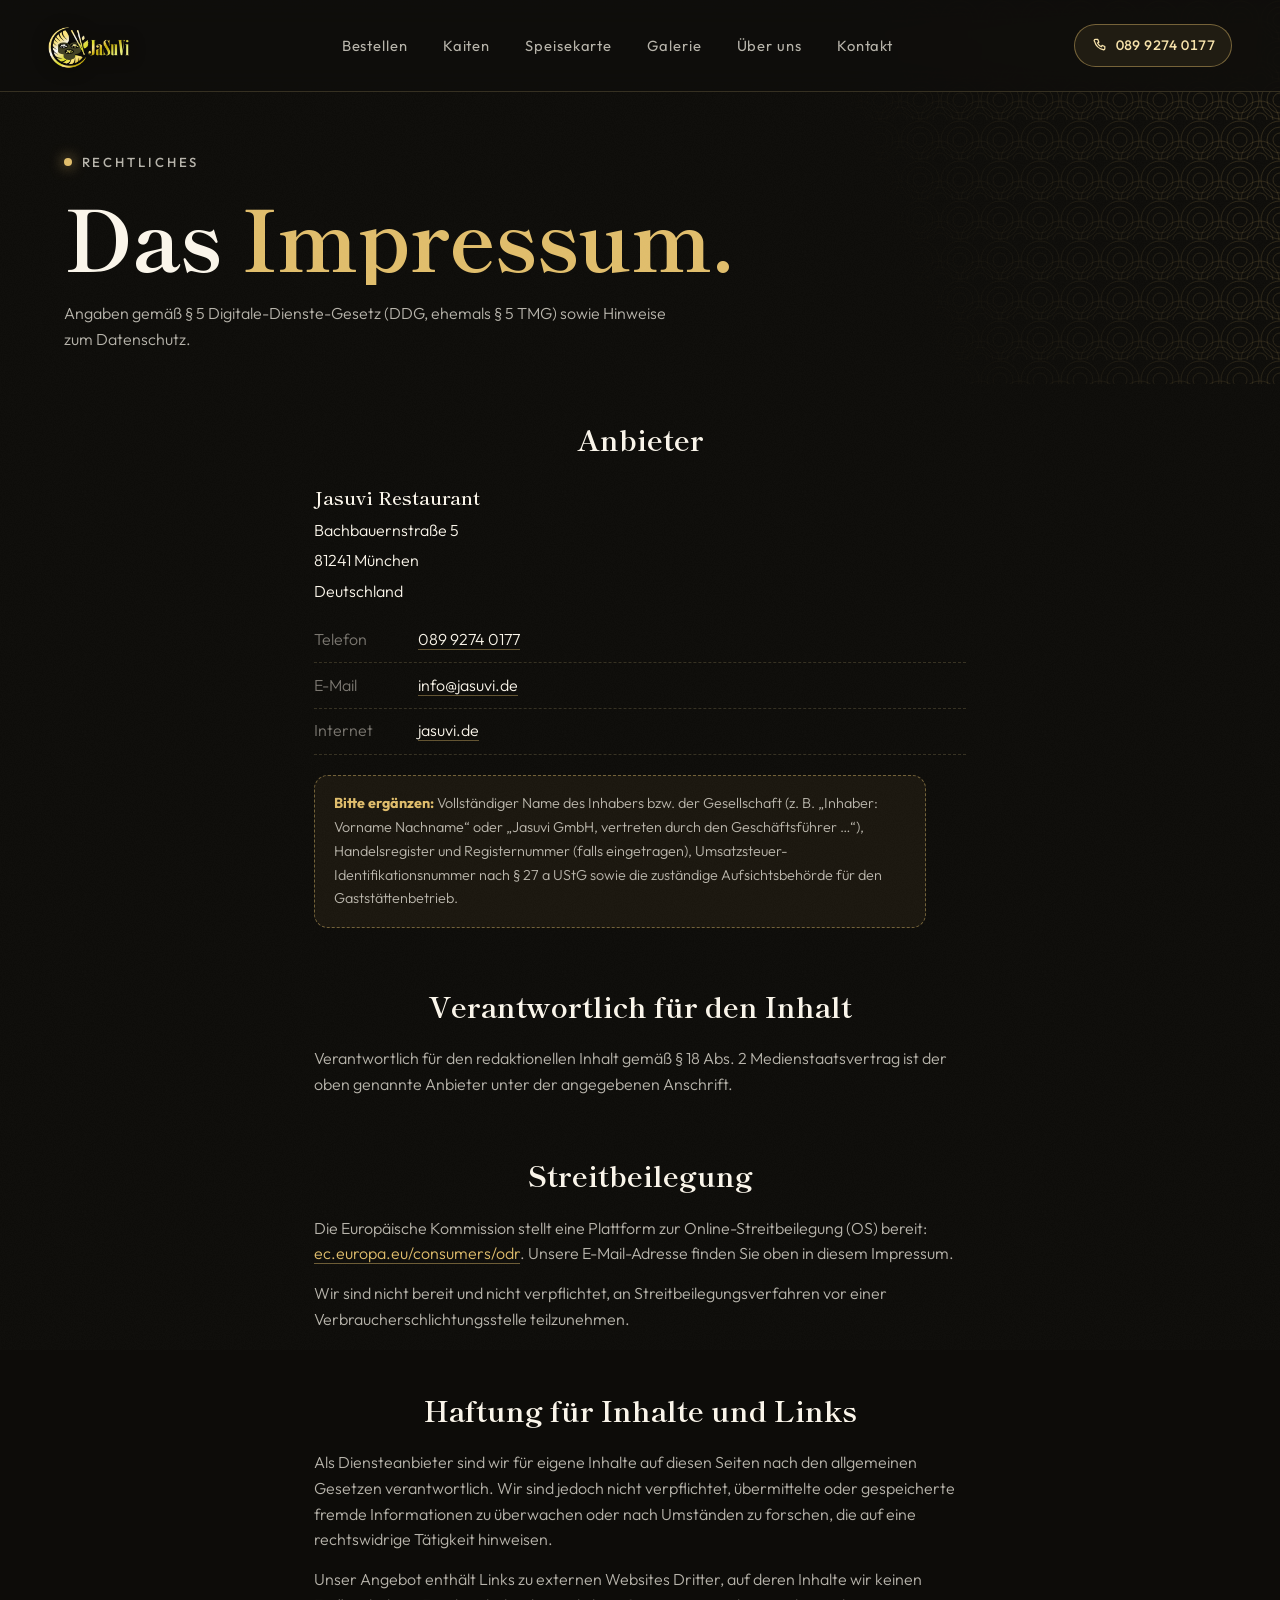
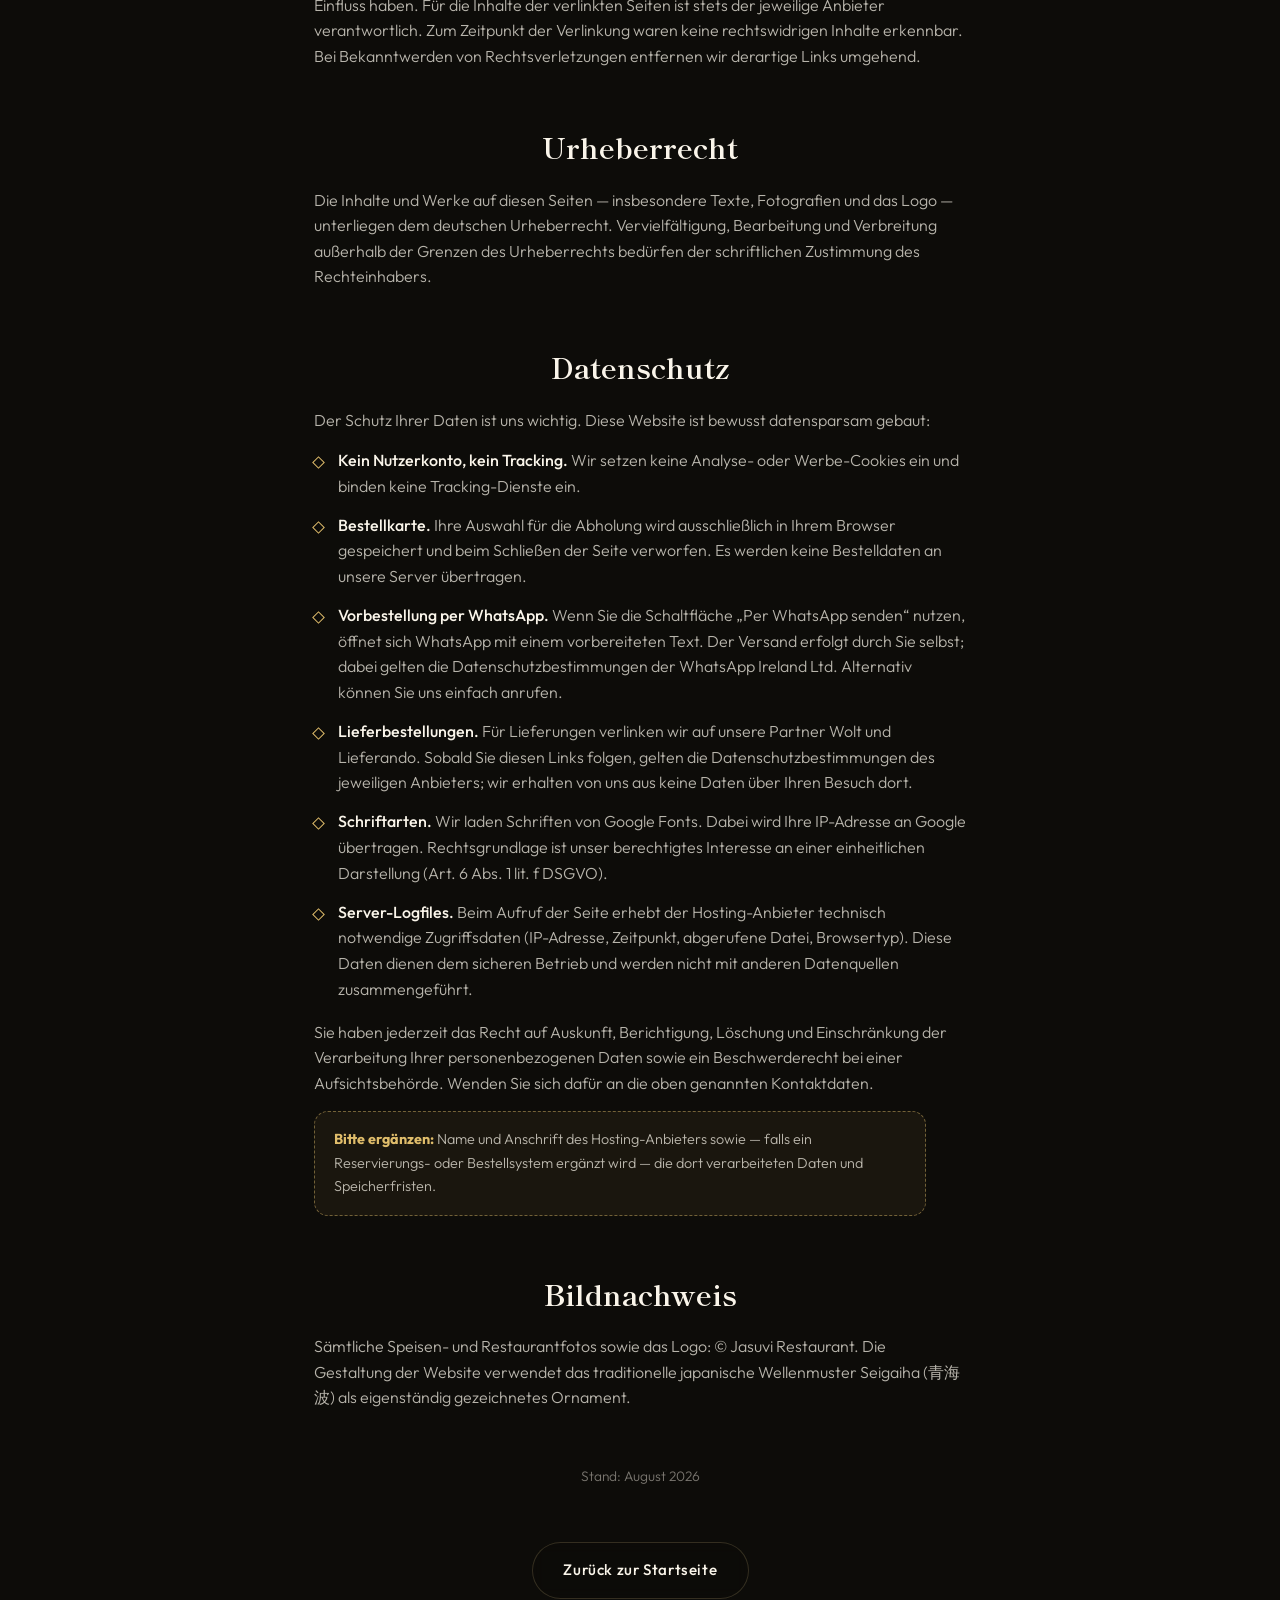
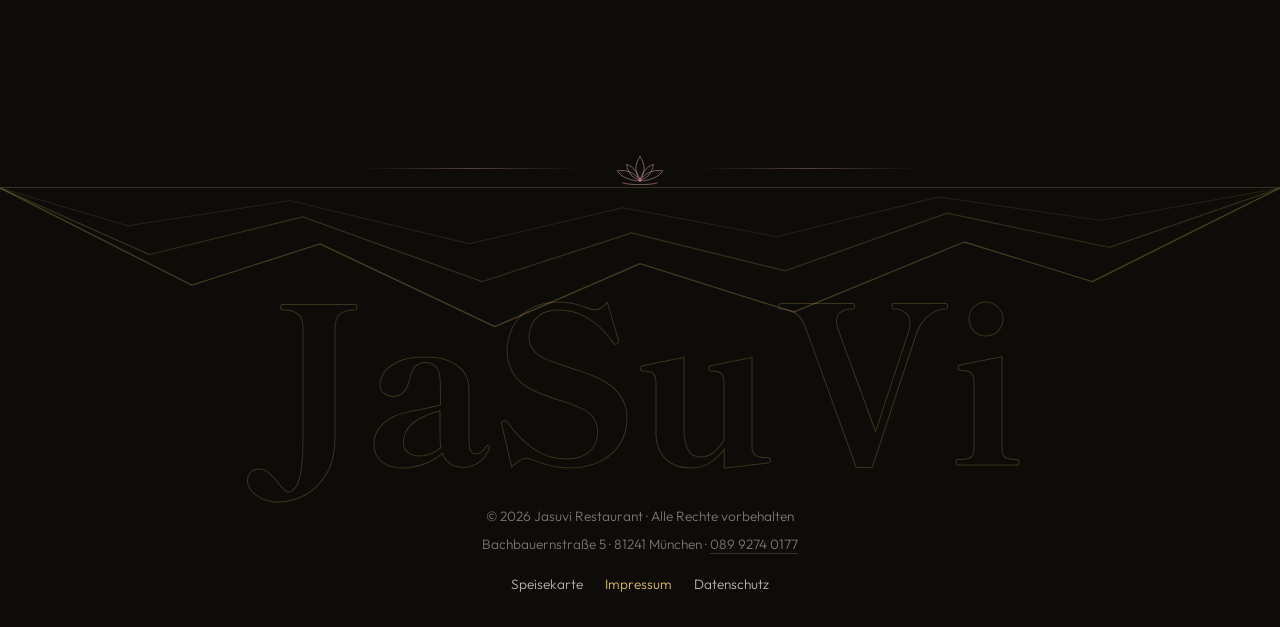
<file: impressum.html>
<!DOCTYPE html>
<html lang="de">
<head>
  <meta charset="UTF-8">
  <meta name="viewport" content="width=device-width, initial-scale=1.0">
  <title>Impressum — JaSuVi München-Pasing</title>
  <meta name="description" content="Impressum und Datenschutzhinweise des JaSuVi Restaurants, Bachbauernstraße 5, 81241 München.">
  <meta name="robots" content="noindex, follow">
  <link rel="preconnect" href="https://fonts.googleapis.com">
  <link rel="preconnect" href="https://fonts.gstatic.com" crossorigin>
  <link href="https://fonts.googleapis.com/css2?family=Shippori+Mincho:wght@500;600;700;800&family=Outfit:wght@300;400;500;600;700&family=Zen+Kaku+Gothic+New:wght@400;500&display=swap" rel="stylesheet">
  <link rel="stylesheet" href="styles.css">
  <link rel="icon" href="data:image/svg+xml,<svg xmlns='http://www.w3.org/2000/svg' viewBox='0 0 100 100'><circle cx='50' cy='50' r='44' fill='%23c9a24b'/><circle cx='50' cy='50' r='20' fill='%230f0e0b'/></svg>">
</head>
<body>

  <div class="grain" aria-hidden="true"></div>

  <!-- ══════════ Header ══════════ -->
  <header class="site-header is-scrolled" id="siteHeader">
    <a class="brand" href="index.html" data-magnetic>
      <img class="brand-logo" src="img/logo.png" alt="JaSuVi — Japanisches Restaurant" width="146" height="80">
    </a>
    <nav class="site-nav" aria-label="Hauptnavigation">
      <a href="index.html#bestellen" class="nav-link" data-magnetic>Bestellen</a>
      <a href="index.html#kaiten" class="nav-link" data-magnetic>Kaiten</a>
      <a href="speisekarte.html" class="nav-link" data-magnetic>Speisekarte</a>
      <a href="index.html#galerie" class="nav-link" data-magnetic>Galerie</a>
      <a href="index.html#philosophie" class="nav-link" data-magnetic>Über uns</a>
      <a href="index.html#kontakt" class="nav-link" data-magnetic>Kontakt</a>
    </nav>
    <a class="header-phone header-phone-solo" href="tel:+498992740177" data-magnetic aria-label="Anrufen: 089 9274 0177">
      <svg viewBox="0 0 24 24" width="17" height="17" fill="none" stroke="currentColor" stroke-width="1.8" stroke-linecap="round" stroke-linejoin="round" aria-hidden="true">
        <path d="M6.6 3.5h3l1.5 3.8-1.9 1.1a12 12 0 0 0 5.4 5.4l1.1-1.9 3.8 1.5v3a1.6 1.6 0 0 1-1.7 1.6A16.5 16.5 0 0 1 5 6.2 1.6 1.6 0 0 1 6.6 3.5Z"/>
      </svg>
      <span>089 9274 0177</span>
    </a>
  </header>

  <main>
    <!-- ══════════ Seitenkopf ══════════ -->
    <section class="page-head">
      <span class="page-seigaiha" aria-hidden="true"></span>
      <p class="section-eyebrow reveal-up in-view"><span class="eyebrow-dot"></span>Rechtliches</p>
      <h1 class="page-title section-title is-revealed">
        <span class="hero-line"><span class="hero-line-inner">Das <em class="accent">Impressum.</em></span></span>
      </h1>
      <p class="section-sub reveal-up in-view">Angaben gemäß § 5 Digitale-Dienste-Gesetz (DDG, ehemals § 5 TMG)
      sowie Hinweise zum Datenschutz.</p>
    </section>

    <div class="legal-wrap">

      <section class="legal-section reveal-up">
        <span class="card-ornament" aria-hidden="true"></span>
        <h2>Anbieter</h2>
        <address class="legal-address">
          <strong>Jasuvi Restaurant</strong><br>
          Bachbauernstraße 5<br>
          81241 München<br>
          Deutschland
        </address>
        <dl class="legal-list">
          <div><dt>Telefon</dt><dd><a href="tel:+498992740177">089 9274 0177</a></dd></div>
          <div><dt>E-Mail</dt><dd><a href="mailto:info@jasuvi.de">info@jasuvi.de</a></dd></div>
          <div><dt>Internet</dt><dd><a href="https://jasuvi.de" target="_blank" rel="noopener">jasuvi.de</a></dd></div>
        </dl>
        <p class="legal-todo" data-todo>
          <strong>Bitte ergänzen:</strong> Vollständiger Name des Inhabers bzw. der Gesellschaft
          (z. B. „Inhaber: Vorname Nachname“ oder „Jasuvi GmbH, vertreten durch den Geschäftsführer …“),
          Handelsregister und Registernummer (falls eingetragen), Umsatzsteuer-Identifikationsnummer nach
          § 27 a UStG sowie die zuständige Aufsichtsbehörde für den Gaststättenbetrieb.
        </p>
      </section>

      <section class="legal-section reveal-up">
        <span class="card-ornament" aria-hidden="true"></span>
        <h2>Verantwortlich für den Inhalt</h2>
        <p>Verantwortlich für den redaktionellen Inhalt gemäß § 18 Abs. 2 Medienstaatsvertrag ist der oben
        genannte Anbieter unter der angegebenen Anschrift.</p>
      </section>

      <section class="legal-section reveal-up">
        <span class="card-ornament" aria-hidden="true"></span>
        <h2>Streitbeilegung</h2>
        <p>Die Europäische Kommission stellt eine Plattform zur Online-Streitbeilegung (OS) bereit:
        <a class="inline-link" href="https://ec.europa.eu/consumers/odr/" target="_blank" rel="noopener">ec.europa.eu/consumers/odr</a>.
        Unsere E-Mail-Adresse finden Sie oben in diesem Impressum.</p>
        <p>Wir sind nicht bereit und nicht verpflichtet, an Streitbeilegungsverfahren vor einer
        Verbraucherschlichtungsstelle teilzunehmen.</p>
      </section>

      <section class="legal-section reveal-up">
        <span class="card-ornament" aria-hidden="true"></span>
        <h2>Haftung für Inhalte und Links</h2>
        <p>Als Diensteanbieter sind wir für eigene Inhalte auf diesen Seiten nach den allgemeinen Gesetzen
        verantwortlich. Wir sind jedoch nicht verpflichtet, übermittelte oder gespeicherte fremde Informationen
        zu überwachen oder nach Umständen zu forschen, die auf eine rechtswidrige Tätigkeit hinweisen.</p>
        <p>Unser Angebot enthält Links zu externen Websites Dritter, auf deren Inhalte wir keinen Einfluss haben.
        Für die Inhalte der verlinkten Seiten ist stets der jeweilige Anbieter verantwortlich. Zum Zeitpunkt der
        Verlinkung waren keine rechtswidrigen Inhalte erkennbar. Bei Bekanntwerden von Rechtsverletzungen
        entfernen wir derartige Links umgehend.</p>
      </section>

      <section class="legal-section reveal-up">
        <span class="card-ornament" aria-hidden="true"></span>
        <h2>Urheberrecht</h2>
        <p>Die Inhalte und Werke auf diesen Seiten — insbesondere Texte, Fotografien und das Logo — unterliegen
        dem deutschen Urheberrecht. Vervielfältigung, Bearbeitung und Verbreitung außerhalb der Grenzen des
        Urheberrechts bedürfen der schriftlichen Zustimmung des Rechteinhabers.</p>
      </section>

      <section class="legal-section reveal-up" id="datenschutz">
        <span class="card-ornament" aria-hidden="true"></span>
        <h2>Datenschutz</h2>
        <p>Der Schutz Ihrer Daten ist uns wichtig. Diese Website ist bewusst datensparsam gebaut:</p>
        <ul class="legal-points">
          <li><strong>Kein Nutzerkonto, kein Tracking.</strong> Wir setzen keine Analyse- oder Werbe-Cookies ein
          und binden keine Tracking-Dienste ein.</li>
          <li><strong>Bestellkarte.</strong> Ihre Auswahl für die Abholung wird ausschließlich in Ihrem Browser
          gespeichert und beim Schließen der Seite verworfen. Es werden keine Bestelldaten an unsere Server
          übertragen.</li>
          <li><strong>Vorbestellung per WhatsApp.</strong> Wenn Sie die Schaltfläche „Per WhatsApp senden“ nutzen,
          öffnet sich WhatsApp mit einem vorbereiteten Text. Der Versand erfolgt durch Sie selbst; dabei gelten
          die Datenschutzbestimmungen der WhatsApp Ireland Ltd. Alternativ können Sie uns einfach anrufen.</li>
          <li><strong>Lieferbestellungen.</strong> Für Lieferungen verlinken wir auf unsere Partner
          Wolt und Lieferando. Sobald Sie diesen Links folgen, gelten die Datenschutzbestimmungen des
          jeweiligen Anbieters; wir erhalten von uns aus keine Daten über Ihren Besuch dort.</li>
          <li><strong>Schriftarten.</strong> Wir laden Schriften von Google Fonts. Dabei wird Ihre IP-Adresse an
          Google übertragen. Rechtsgrundlage ist unser berechtigtes Interesse an einer einheitlichen
          Darstellung (Art. 6 Abs. 1 lit. f DSGVO).</li>
          <li><strong>Server-Logfiles.</strong> Beim Aufruf der Seite erhebt der Hosting-Anbieter technisch
          notwendige Zugriffsdaten (IP-Adresse, Zeitpunkt, abgerufene Datei, Browsertyp). Diese Daten dienen
          dem sicheren Betrieb und werden nicht mit anderen Datenquellen zusammengeführt.</li>
        </ul>
        <p>Sie haben jederzeit das Recht auf Auskunft, Berichtigung, Löschung und Einschränkung der Verarbeitung
        Ihrer personenbezogenen Daten sowie ein Beschwerderecht bei einer Aufsichtsbehörde. Wenden Sie sich dafür
        an die oben genannten Kontaktdaten.</p>
        <p class="legal-todo" data-todo>
          <strong>Bitte ergänzen:</strong> Name und Anschrift des Hosting-Anbieters sowie — falls ein
          Reservierungs- oder Bestellsystem ergänzt wird — die dort verarbeiteten Daten und Speicherfristen.
        </p>
      </section>

      <section class="legal-section reveal-up">
        <span class="card-ornament" aria-hidden="true"></span>
        <h2>Bildnachweis</h2>
        <p>Sämtliche Speisen- und Restaurantfotos sowie das Logo: © Jasuvi Restaurant. Die Gestaltung der Website
        verwendet das traditionelle japanische Wellenmuster Seigaiha (青海波) als eigenständig gezeichnetes
        Ornament.</p>
      </section>

      <p class="legal-updated">Stand: August 2026</p>

      <div class="legal-back">
        <a class="btn btn-ghost" href="index.html" data-magnetic><span>Zurück zur Startseite</span></a>
      </div>
    </div>

    <!-- ══════════ Lotus-Teiler ══════════ -->
    <div class="lotus-divider reveal-up in-view" aria-hidden="true">
      <span class="lotus-rule"></span>
      <span class="lotus-mark"></span>
      <span class="lotus-rule"></span>
    </div>

    <!-- ══════════ Footer ══════════ -->
    <footer class="footer">
      <div class="footer-word" aria-hidden="true">JaSuVi</div>
      <div class="footer-meta">
        <span>© 2026 Jasuvi Restaurant · Alle Rechte vorbehalten</span>
        <span>Bachbauernstraße 5 · 81241 München · <a href="tel:+498992740177">089 9274 0177</a></span>
        <nav class="footer-links" aria-label="Rechtliches">
          <a href="speisekarte.html">Speisekarte</a>
          <a href="impressum.html" aria-current="page">Impressum</a>
          <a href="impressum.html#datenschutz">Datenschutz</a>
        </nav>
      </div>
    </footer>
  </main>

  <script src="app.js"></script>
</body>
</html>
</file>
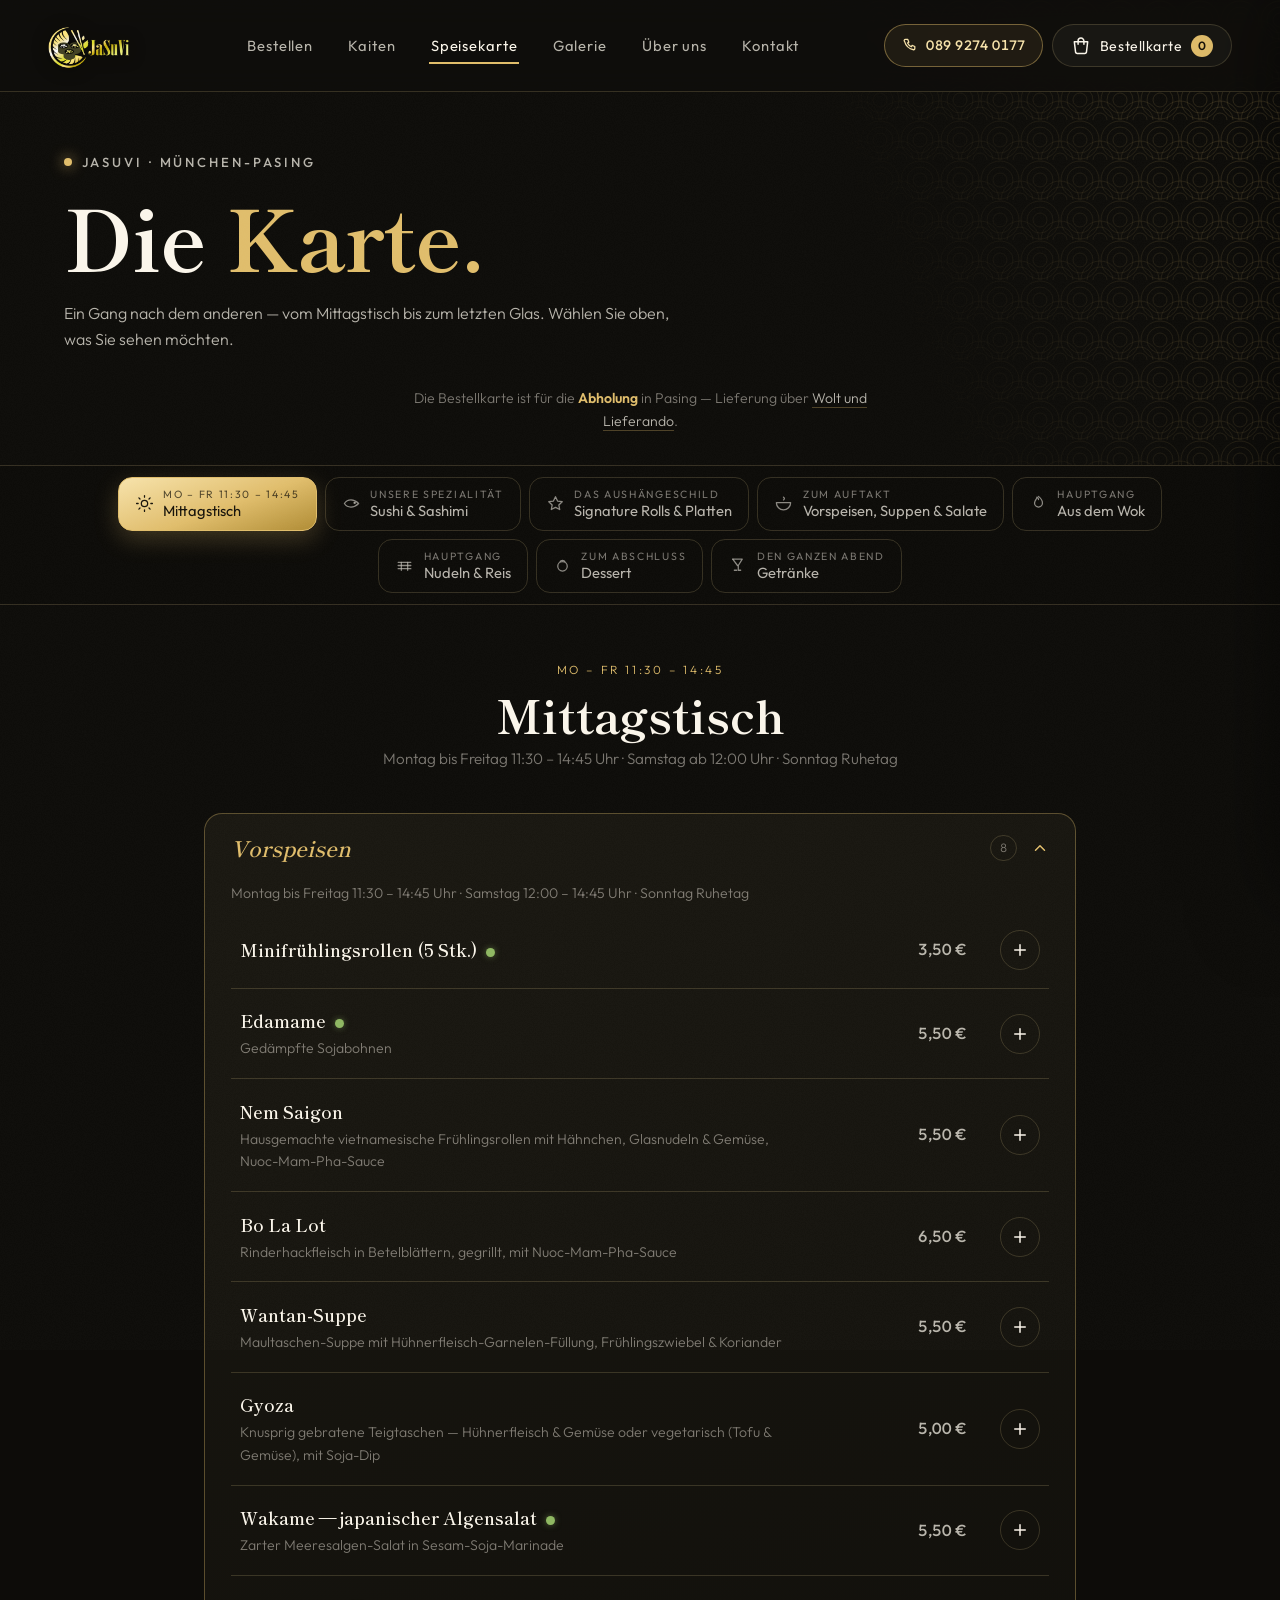
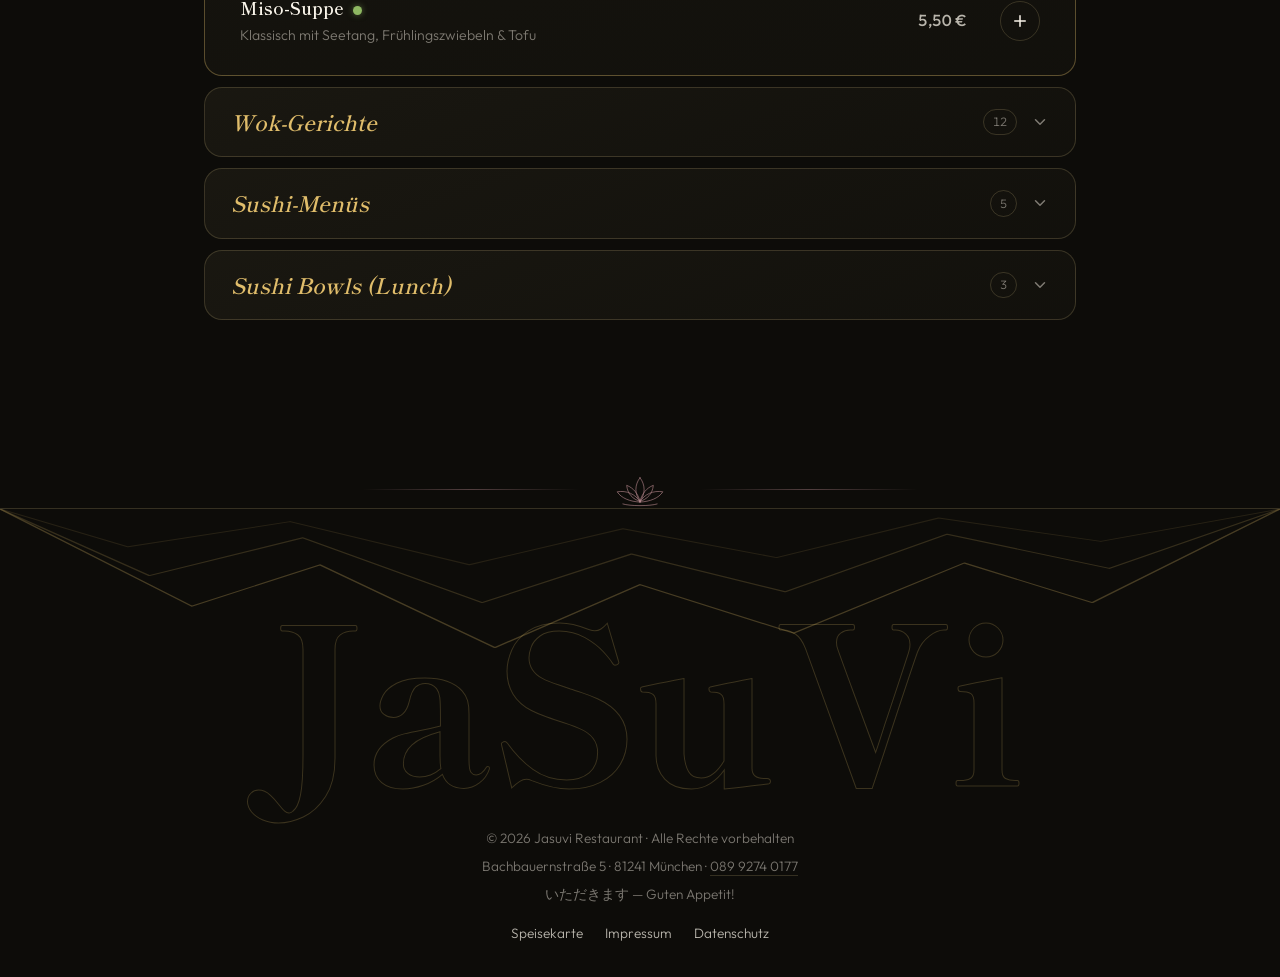
<file: speisekarte.html>
<!DOCTYPE html>
<html lang="de">
<head>
  <meta charset="UTF-8">
  <meta name="viewport" content="width=device-width, initial-scale=1.0">
  <title>Speisekarte — JaSuVi München-Pasing</title>
  <meta name="description" content="Die komplette Speisekarte des JaSuVi München-Pasing: Lunch, Vorspeisen, Hauptgerichte, Phở &amp; Bún, Sushi, Special Rolls, Platten, Dessert und Getränke.">
  <link rel="preconnect" href="https://fonts.googleapis.com">
  <link rel="preconnect" href="https://fonts.gstatic.com" crossorigin>
  <link href="https://fonts.googleapis.com/css2?family=Shippori+Mincho:wght@500;600;700;800&family=Outfit:wght@300;400;500;600;700&family=Zen+Kaku+Gothic+New:wght@400;500&display=swap" rel="stylesheet">
  <link rel="stylesheet" href="styles.css">
  <link rel="icon" href="data:image/svg+xml,<svg xmlns='http://www.w3.org/2000/svg' viewBox='0 0 100 100'><circle cx='50' cy='50' r='44' fill='%23c9a24b'/><circle cx='50' cy='50' r='20' fill='%230f0e0b'/></svg>">
</head>
<body>

  <!-- ══════════ Grain ══════════ -->
  <div class="grain" aria-hidden="true"></div>

  <!-- ══════════ Header ══════════ -->
  <header class="site-header is-scrolled" id="siteHeader">
    <a class="brand" href="index.html" data-magnetic>
      <img class="brand-logo" src="img/logo.png" alt="JaSuVi — Japanisches Restaurant" width="146" height="80">
    </a>
    <nav class="site-nav" aria-label="Hauptnavigation">
      <a href="index.html#bestellen" class="nav-link" data-magnetic>Bestellen</a>
      <a href="index.html#kaiten" class="nav-link" data-magnetic>Kaiten</a>
      <a href="speisekarte.html" class="nav-link is-current" data-magnetic aria-current="page">Speisekarte</a>
      <a href="index.html#galerie" class="nav-link" data-magnetic>Galerie</a>
      <a href="index.html#philosophie" class="nav-link" data-magnetic>Über uns</a>
      <a href="index.html#kontakt" class="nav-link" data-magnetic>Kontakt</a>
    </nav>
    <div class="header-actions">
    <a class="header-phone" href="tel:+498992740177" data-magnetic aria-label="Anrufen: 089 9274 0177">
      <svg viewBox="0 0 24 24" width="17" height="17" fill="none" stroke="currentColor" stroke-width="1.8" stroke-linecap="round" stroke-linejoin="round" aria-hidden="true">
        <path d="M6.6 3.5h3l1.5 3.8-1.9 1.1a12 12 0 0 0 5.4 5.4l1.1-1.9 3.8 1.5v3a1.6 1.6 0 0 1-1.7 1.6A16.5 16.5 0 0 1 5 6.2 1.6 1.6 0 0 1 6.6 3.5Z"/>
      </svg>
      <span>089 9274 0177</span>
    </a>
    <button class="cart-toggle" id="cartToggle" data-magnetic aria-label="Bestellkarte öffnen">
      <svg viewBox="0 0 24 24" width="20" height="20" fill="none" stroke="currentColor" stroke-width="1.8" stroke-linecap="round" stroke-linejoin="round" aria-hidden="true">
        <path d="M4 7h16l-1.5 12.5a2 2 0 0 1-2 1.5H7.5a2 2 0 0 1-2-1.5L4 7Z"/>
        <path d="M8.5 10V6a3.5 3.5 0 0 1 7 0v4"/>
      </svg>
      <span class="cart-label">Bestellkarte</span>
      <span class="cart-count" id="cartCount">0</span>
    </button>
    </div>
  </header>

  <main>
    <!-- ══════════ Seitenkopf ══════════ -->
    <section class="page-head">
      <span class="page-seigaiha" aria-hidden="true"></span>
      <p class="section-eyebrow reveal-up in-view"><span class="eyebrow-dot"></span>JaSuVi · München-Pasing</p>
      <h1 class="page-title section-title is-revealed">
        <span class="hero-line"><span class="hero-line-inner">Die <em class="accent">Karte.</em></span></span>
      </h1>
      <p class="section-sub reveal-up in-view">Ein Gang nach dem anderen — vom Mittagstisch bis zum letzten Glas.
      Wählen Sie oben, was Sie sehen möchten.</p>
      <p class="pickup-note reveal-up in-view">Die Bestellkarte ist für die <strong>Abholung</strong> in Pasing —
      Lieferung über <a href="index.html#bestellen">Wolt und Lieferando</a>.</p>
    </section>

    <!-- ══════════ Gang-Navigator (chronologisch) ══════════ -->
    <!-- Fester Anker: sticky-Elemente melden beim Scrollen ihre Klebeposition,
         nicht ihre Layout-Position — dieser Punkt bleibt stabil. -->
    <span class="course-anchor" id="courseAnchor" aria-hidden="true"></span>
    <nav class="course-nav" id="courseNav" aria-label="Gänge">
      <div class="course-nav-inner" id="courseNavInner"><!-- per JS gerendert --></div>
    </nav>

    <!-- ══════════ Der gewählte Gang ══════════ -->
    <div class="course-stage" id="courseStage"><!-- per JS gerendert --></div>

    <!-- ══════════ Lotus-Teiler ══════════ -->
    <div class="lotus-divider reveal-up in-view" aria-hidden="true">
      <span class="lotus-rule"></span>
      <span class="lotus-mark"></span>
      <span class="lotus-rule"></span>
    </div>

    <!-- ══════════ Footer ══════════ -->
    <footer class="footer">
      <div class="footer-word" aria-hidden="true">JaSuVi</div>
      <div class="footer-meta">
        <span>© 2026 Jasuvi Restaurant · Alle Rechte vorbehalten</span>
        <span>Bachbauernstraße 5 · 81241 München · <a href="tel:+498992740177">089 9274 0177</a></span>
        <span>いただきます — Guten Appetit!</span>
        <nav class="footer-links" aria-label="Rechtliches">
          <a href="speisekarte.html">Speisekarte</a>
          <a href="impressum.html">Impressum</a>
          <a href="impressum.html#datenschutz">Datenschutz</a>
        </nav>
      </div>
    </footer>
  </main>

  <!-- ══════════ Zurück zum Navigator ══════════ -->
  <button class="to-top" id="toTop" aria-label="Nach oben">
    <svg viewBox="0 0 24 24" width="19" height="19" fill="none" stroke="currentColor" stroke-width="1.9" stroke-linecap="round" stroke-linejoin="round" aria-hidden="true"><path d="M12 19V6M6 12l6-6 6 6"/></svg>
  </button>

  <!-- ══════════ Bestellkarte ══════════ -->
  <div class="cart-scrim" id="cartScrim"></div>
  <aside class="cart" id="cart" aria-label="Bestellkarte" aria-hidden="true">
    <header class="cart-head">
      <div>
        <h2 class="cart-title">Bestellkarte</h2>
        <p class="cart-subtitle">お持ち帰り · Ihre Abholung</p>
      </div>
      <button class="cart-close" id="cartClose" data-magnetic aria-label="Bestellkarte schließen">
        <svg viewBox="0 0 24 24" width="22" height="22" fill="none" stroke="currentColor" stroke-width="2" stroke-linecap="round"><path d="M6 6l12 12M18 6L6 18"/></svg>
      </button>
    </header>

    <div class="cart-empty" id="cartEmpty">
      <svg class="cart-empty-lotus" viewBox="0 0 140 130" width="126" height="117" aria-hidden="true">
        <circle cx="70" cy="66" r="56" fill="none" stroke="currentColor" stroke-opacity=".16" stroke-width="2" stroke-dasharray="4 7"/>
        <g fill="none" stroke="var(--lotus)" stroke-width="1.8" stroke-linecap="round" stroke-linejoin="round" stroke-opacity=".72" transform="translate(14 26) scale(0.8)">
          <path d="M70 15 C84 33 85 57 70 77 C55 57 56 33 70 15Z"/>
          <path d="M70 77 C51 72 37 57 35 35 C53 42 65 57 70 77Z"/>
          <path d="M70 77 C89 72 103 57 105 35 C87 42 75 57 70 77Z"/>
          <path d="M70 79 C44 78 21 69 10 52 C35 48 59 58 70 79Z"/>
          <path d="M70 79 C96 78 119 69 130 52 C105 48 81 58 70 79Z"/>
          <path d="M25 84 C43 90 97 90 115 84" stroke-opacity=".5"/>
        </g>
      </svg>
      <p>Ihre Bestellkarte ist noch leer.</p>
      <p class="cart-empty-hint">Stellen Sie Ihre Abholung aus der Karte zusammen.</p>
    </div>

    <ul class="cart-items" id="cartItems"></ul>

    <footer class="cart-foot" id="cartFoot">
      <div class="cart-total-row">
        <span>Zwischensumme</span>
        <span class="cart-total" id="cartTotal">0,00 €</span>
      </div>
      <p class="cart-mode-hint">Zur <strong>Abholung</strong> bei uns in Pasing — bezahlt wird vor Ort.</p>
      <button class="btn btn-primary btn-block" id="checkoutToggle" data-magnetic><span>Zur Abholung vorbestellen</span></button>

      <form class="checkout" id="checkoutForm" hidden>
        <label class="checkout-field">
          <span>Ihr Name</span>
          <input type="text" name="kunde" autocomplete="name" required>
        </label>
        <label class="checkout-field">
          <span>Ihre Telefonnummer</span>
          <input type="tel" name="telefon" autocomplete="tel" required>
        </label>
        <label class="checkout-field">
          <span>Abholzeit <em>(optional)</em></span>
          <input type="text" name="zeit" placeholder="z. B. 19:00 Uhr">
        </label>
        <label class="checkout-field">
          <span>Hinweis <em>(optional)</em></span>
          <input type="text" name="hinweis" placeholder="z. B. ohne Koriander">
        </label>
        <button class="btn btn-primary btn-block" type="submit"><span>Per WhatsApp senden</span></button>
        <button class="btn btn-ghost btn-block" type="button" id="checkoutCopy"><span>Text kopieren &amp; anrufen</span></button>
        <p class="checkout-note">Ihre Vorbestellung wird als fertiger Text erstellt — Sie senden ihn selbst ab,
        wir bestätigen kurz zurück und halten alles frisch für Sie bereit.</p>
      </form>
      <p class="checkout-feedback" id="checkoutFeedback" role="status" aria-live="polite"></p>

    </footer>
  </aside>

  <script src="menu-data.js"></script>
  <script src="app.js"></script>
</body>
</html>
</file>
<file: styles.css>
/* ═══════════════════════════════════════════════════════════
   JaSuVi — München-Pasing
   Gold & Schwarz: dunkle Bühne, Washi-Töne, Gold als Akzent
   (abgeleitet vom goldenen JaSuVi-Logo)
   ═══════════════════════════════════════════════════════════ */

:root {
  --ink: #0d0c09;
  --ink-2: #15130e;
  --ink-3: #201d15;
  --line: rgba(233, 207, 143, 0.18);
  --paper: #faf5ea;
  --paper-dim: rgba(250, 245, 234, 0.72);
  --paper-faint: rgba(250, 245, 234, 0.46);
  --gold: #e0bd6b;
  --gold-deep: #b08c34;
  --gold-bright: #f7e3ab;
  --on-gold: #17130a;
  --font-display: "Shippori Mincho", "Times New Roman", serif;
  --font-body: "Outfit", "Helvetica Neue", Arial, sans-serif;
  --font-jp: "Zen Kaku Gothic New", sans-serif;
  --ease-out: cubic-bezier(0.23, 1, 0.32, 1);
  --header-h: 92px;
  /* Seigaiha (青海波) — traditionelles Wellenmuster als goldenes Ornament */
  --seigaiha: url("data:image/svg+xml,%3Csvg xmlns='http://www.w3.org/2000/svg' width='80' height='40' viewBox='0 0 80 40'%3E%3Cg fill='none' stroke='%23e0bd6b' stroke-opacity='.45' stroke-width='1'%3E%3Ccircle cx='0' cy='20' r='19'/%3E%3Ccircle cx='0' cy='20' r='13'/%3E%3Ccircle cx='0' cy='20' r='7'/%3E%3Ccircle cx='40' cy='20' r='19'/%3E%3Ccircle cx='40' cy='20' r='13'/%3E%3Ccircle cx='40' cy='20' r='7'/%3E%3Ccircle cx='80' cy='20' r='19'/%3E%3Ccircle cx='80' cy='20' r='13'/%3E%3Ccircle cx='80' cy='20' r='7'/%3E%3Ccircle cx='20' cy='40' r='19'/%3E%3Ccircle cx='20' cy='40' r='13'/%3E%3Ccircle cx='20' cy='40' r='7'/%3E%3Ccircle cx='60' cy='40' r='19'/%3E%3Ccircle cx='60' cy='40' r='13'/%3E%3Ccircle cx='60' cy='40' r='7'/%3E%3C/g%3E%3C/svg%3E");
  /* Lotus (蓮) — gedämpftes Rosé, damit es neben dem Gold nicht schreit */
  --lotus: #dba3aa;
  --lotus-mark: url("data:image/svg+xml,<svg xmlns='http://www.w3.org/2000/svg' viewBox='0 0 140 92' fill='none' stroke='%23dba3aa' stroke-width='1.6' stroke-linecap='round' stroke-linejoin='round'><path d='M70 15 C84 33 85 57 70 77 C55 57 56 33 70 15Z'/><path d='M70 77 C51 72 37 57 35 35 C53 42 65 57 70 77Z'/><path d='M70 77 C89 72 103 57 105 35 C87 42 75 57 70 77Z'/><path d='M70 79 C44 78 21 69 10 52 C35 48 59 58 70 79Z'/><path d='M70 79 C96 78 119 69 130 52 C105 48 81 58 70 79Z'/><path d='M25 84 C43 90 97 90 115 84'/></svg>");
  --petal: url("data:image/svg+xml,<svg xmlns='http://www.w3.org/2000/svg' viewBox='0 0 44 52'><path d='M22 4 C31 16 31 34 22 47 C13 34 13 16 22 4Z' fill='%23dba3aa' fill-opacity='.72' stroke='%23dba3aa' stroke-width='1.8' stroke-linejoin='round'/></svg>");
  /* Goldene Linien-Berge — Motiv der letzten Speisekarten-Seite */
  --mountains: url("data:image/svg+xml,%3Csvg xmlns='http://www.w3.org/2000/svg' width='600' height='200' viewBox='0 0 600 200' preserveAspectRatio='none'%3E%3Cg fill='none' stroke='%23e0bd6b' stroke-width='1.1' stroke-linejoin='round'%3E%3Cpath d='M0 200 L90 92 L150 138 L232 46 L300 116 L372 62 L452 140 L512 96 L600 200' stroke-opacity='.55'/%3E%3Cpath d='M0 200 L70 126 L142 168 L226 96 L296 150 L368 108 L444 172 L520 134 L600 200' stroke-opacity='.38'/%3E%3Cpath d='M0 200 L60 158 L136 186 L220 138 L292 178 L364 146 L440 190 L516 164 L600 200' stroke-opacity='.24'/%3E%3C/g%3E%3C/svg%3E");
}


.sr-only {
  position: absolute; width: 1px; height: 1px;
  margin: -1px; padding: 0; overflow: hidden;
  clip: rect(0 0 0 0); white-space: nowrap; border: 0;
}
.inline-link {
  color: var(--gold);
  border-bottom: 1px solid rgba(224, 189, 107, 0.45);
  transition: color 0.3s ease, border-color 0.3s ease;
}
.inline-link:hover { color: var(--gold-bright); border-color: var(--gold-bright); }

* { margin: 0; padding: 0; box-sizing: border-box; }
[hidden] { display: none !important; }

html {
  scroll-behavior: smooth;
  /* Android-WebViews (u. a. der Browser in WhatsApp) vergrößern lange
     Textblöcke eigenmächtig. Das trifft vor allem die Laufschrift:
     die Zeile wird breiter, die Naht zwischen den Kopien passt nicht
     mehr und das Band läuft aus dem Tritt. */
  -webkit-text-size-adjust: 100%;
  text-size-adjust: 100%;
}
@media (prefers-reduced-motion: reduce) {
  html { scroll-behavior: auto; }
  *, *::before, *::after { animation-duration: 0.01ms !important; transition-duration: 0.01ms !important; }
}

/* Das hidden-Attribut muss auch dann greifen, wenn eine Klasse weiter
   unten display setzt — .btn und .checkout tun das. */
[hidden] { display: none !important; }

body {
  background: var(--ink);
  color: var(--paper);
  font-family: var(--font-body);
  font-weight: 300;
  line-height: 1.6;
  overflow-x: hidden;
  -webkit-font-smoothing: antialiased;
}

::selection { background: var(--gold); color: var(--on-gold); }

a { color: inherit; text-decoration: none; }
button { font-family: inherit; color: inherit; background: none; border: none; cursor: pointer; }

.accent { color: var(--gold); font-style: normal; }

/* ═══════════ Grain ═══════════ */
.grain {
  position: fixed; inset: -50%;
  pointer-events: none; z-index: 60; opacity: 0.5;
  background-image: url("data:image/svg+xml,%3Csvg xmlns='http://www.w3.org/2000/svg' width='240' height='240'%3E%3Cfilter id='n'%3E%3CfeTurbulence type='fractalNoise' baseFrequency='0.9' numOctaves='2' stitchTiles='stitch'/%3E%3CfeColorMatrix values='0 0 0 0 1 0 0 0 0 1 0 0 0 0 1 0 0 0 0.05 0'/%3E%3C/filter%3E%3Crect width='240' height='240' filter='url(%23n)'/%3E%3C/svg%3E");
  animation: grain-shift 0.9s steps(4) infinite;
}
@keyframes grain-shift {
  0% { transform: translate(0, 0); }
  25% { transform: translate(-2%, 3%); }
  50% { transform: translate(3%, -2%); }
  75% { transform: translate(-3%, -3%); }
  100% { transform: translate(2%, 2%); }
}

/* ═══════════ Preloader ═══════════ */
.preloader {
  position: fixed; inset: 0; z-index: 200;
  display: grid; place-items: center;
  pointer-events: none;
}
.preloader-panel {
  position: absolute; top: 0; bottom: 0; width: 51%;
  background: var(--ink-2);
  transition: transform 1s var(--ease-out) 0.15s;
}
.panel-left { left: 0; transform-origin: left; }
.panel-right { right: 0; transform-origin: right; }
.preloader-inner {
  position: relative; z-index: 2; text-align: center;
  transition: opacity 0.45s ease, transform 0.45s ease;
}
.preloader-logo {
  display: block;
  width: clamp(200px, 34vw, 340px); height: auto;
  margin-inline: auto;
  opacity: 0;
  filter: drop-shadow(0 0 32px rgba(224, 189, 107, 0.35));
  animation: fade-up 0.9s var(--ease-out) 0.15s forwards;
}
@keyframes fade-up { from { opacity: 0; transform: translateY(14px); } to { opacity: 1; transform: translateY(0); } }
.preloader-line {
  width: min(240px, 50vw); height: 2px; margin: 1.4rem auto 0;
  background: var(--line); border-radius: 2px; overflow: hidden;
}
.preloader-line-fill {
  display: block; height: 100%; width: 100%;
  background: var(--gold);
  transform: scaleX(0); transform-origin: left;
  animation: line-fill 1.1s var(--ease-out) 0.3s forwards;
}
@keyframes line-fill { to { transform: scaleX(1); } }

.preloader.is-done .preloader-inner { opacity: 0; transform: translateY(-24px); }
.preloader.is-done .panel-left { transform: scaleX(0); }
.preloader.is-done .panel-right { transform: scaleX(0); }
.preloader.is-gone { display: none; }

/* ═══════════ Header ═══════════ */
.site-header {
  position: fixed; top: 0; left: 0; right: 0; z-index: 100;
  height: var(--header-h);
  display: flex; align-items: center; justify-content: space-between;
  padding: 0 clamp(1.2rem, 4vw, 3rem);
  border-bottom: 1px solid transparent;
  transition: transform 0.5s var(--ease-out), background 0.5s ease,
              backdrop-filter 0.5s ease, border-color 0.5s ease;
}
.site-header.is-scrolled {
  background: rgba(15, 14, 11, 0.82);
  backdrop-filter: blur(14px);
  -webkit-backdrop-filter: blur(14px);
  border-bottom-color: var(--line);
}
.site-header.is-hidden { transform: translateY(-110%); }

.brand { display: flex; align-items: center; }
.brand-logo {
  display: block; height: 62px; width: auto;
  transform-origin: left center;
  filter: drop-shadow(0 2px 10px rgba(0, 0, 0, 0.5));
  transition: transform 0.5s var(--ease-out);
}
.site-header.is-scrolled .brand-logo { transform: scale(0.74); }
@media (hover: hover) and (pointer: fine) {
  .brand:hover .brand-logo { transform: translateY(-2px); }
  .site-header.is-scrolled .brand:hover .brand-logo { transform: scale(0.74) translateY(-2px); }
}

.site-nav { display: flex; gap: clamp(1rem, 2.5vw, 2.2rem); }
.nav-link {
  position: relative; font-size: 0.92rem; font-weight: 400;
  letter-spacing: 0.06em; color: var(--paper-dim);
  padding: 0.4rem 0.1rem;
  transition: color 0.35s ease;
}
.nav-link::after {
  content: ""; position: absolute; left: 0; right: 0; bottom: 0;
  height: 1.5px; background: var(--gold);
  transform: scaleX(0); transform-origin: right;
  transition: transform 0.45s var(--ease-out);
}
.nav-link:hover { color: var(--paper); }
.nav-link:hover::after { transform: scaleX(1); transform-origin: left; }

.cart-toggle {
  display: flex; align-items: center; gap: 0.55rem;
  padding: 0.62rem 1.1rem;
  border: 1px solid var(--line); border-radius: 999px;
  font-size: 0.88rem; letter-spacing: 0.04em;
  background: rgba(245, 239, 228, 0.04);
  transition: border-color 0.35s ease, background 0.35s ease;
}
.cart-toggle:hover { border-color: var(--gold); background: rgba(224, 189, 107, 0.1); }
.cart-count {
  display: grid; place-items: center;
  min-width: 22px; height: 22px; padding: 0 5px;
  border-radius: 999px;
  background: var(--gold); color: var(--on-gold);
  font-size: 0.75rem; font-weight: 600;
  transition: transform 0.45s var(--ease-out);
}
.cart-count.is-bumping { transform: scale(1.45); }


/* ═══════════ Buttons ═══════════ */
.btn {
  position: relative; overflow: hidden;
  display: inline-flex; align-items: center; justify-content: center;
  padding: 0.95rem 1.9rem;
  border-radius: 999px;
  font-family: var(--font-body); font-size: 0.95rem; font-weight: 500;
  letter-spacing: 0.04em;
  transition: color 0.4s ease, border-color 0.4s ease, transform 0.4s var(--ease-out);
  will-change: transform;
}
.btn span { position: relative; z-index: 1; }
.btn::before {
  content: ""; position: absolute; inset: 0;
  border-radius: inherit;
  transform: translateY(101%);
  transition: transform 0.5s var(--ease-out);
}
.btn:hover::before { transform: translateY(0); }
.btn:active { transform: scale(0.96); }
.btn-primary {
  background: linear-gradient(160deg, var(--gold-bright), var(--gold) 45%, var(--gold-deep));
  color: var(--on-gold); font-weight: 600;
  box-shadow: 0 10px 30px rgba(224, 189, 107, 0.22);
}
.btn-primary::before { background: var(--gold-deep); }
.btn-icon { gap: 0.6rem; }
.btn-icon svg { position: relative; z-index: 1; flex: none; }
.btn-ghost {
  border: 1px solid var(--line); color: var(--paper);
  background: rgba(13, 12, 9, 0.4);
  backdrop-filter: blur(6px); -webkit-backdrop-filter: blur(6px);
}
.btn-ghost::before { background: rgba(250, 245, 234, 0.1); }
.btn-block { width: 100%; }
.btn:focus-visible { outline: 2px solid var(--gold-bright); outline-offset: 3px; }

/* ═══════════ Hero — vollflächige Foto-Bühne ═══════════ */
.hero {
  position: relative; min-height: 100svh;
  display: grid; place-items: center;
  padding: calc(var(--header-h) + 4vh) clamp(1.2rem, 5vw, 5rem) 12vh;
  overflow: hidden;
  text-align: center;
}
.hero-stage { position: absolute; inset: 0; z-index: 0; }
.hero-slide {
  position: absolute; inset: 0;
  width: 100%; height: 100%; object-fit: cover;
  opacity: 0; transform: scale(1.08);
  transition: opacity 1.6s ease, transform 8s linear;
}
.hero-slide.is-active { opacity: 1; transform: scale(1); }
/* Schleier: hält das Foto sichtbar, macht die Typo aber sicher lesbar */
.hero-veil {
  position: absolute; inset: 0;
  background:
    linear-gradient(180deg, rgba(13, 12, 9, 0.86) 0%, rgba(13, 12, 9, 0.55) 34%, rgba(13, 12, 9, 0.72) 68%, var(--ink) 100%),
    radial-gradient(120% 80% at 50% 45%, rgba(13, 12, 9, 0.25), rgba(13, 12, 9, 0.85) 100%);
}
.hero-seigaiha {
  position: absolute; inset: 0;
  background-image: var(--seigaiha);
  background-size: 84px 42px;
  opacity: 0.16;
  -webkit-mask-image: radial-gradient(120% 90% at 50% 40%, transparent 30%, #000 100%);
  mask-image: radial-gradient(120% 90% at 50% 40%, transparent 30%, #000 100%);
}
.hero-glow {
  position: absolute; left: 50%; top: 42%;
  width: min(120vw, 1100px); aspect-ratio: 1;
  transform: translate(-50%, -50%);
  background: radial-gradient(circle, rgba(224, 189, 107, 0.16) 0%, rgba(224, 189, 107, 0.05) 42%, transparent 68%);
  pointer-events: none;
}

.hero-content {
  position: relative; z-index: 2;
  display: flex; flex-direction: column; align-items: center;
  max-width: 820px;
}
.hero-logo {
  width: clamp(160px, 21vw, 250px); height: auto;
  margin-bottom: clamp(0.8rem, 1.8vw, 1.3rem);
  filter: drop-shadow(0 6px 30px rgba(0, 0, 0, 0.7)) drop-shadow(0 0 40px rgba(224, 189, 107, 0.28));
  opacity: 0;
  animation: fade-up 1s var(--ease-out) 0.15s forwards;
}
.hero-eyebrow, .section-eyebrow {
  display: inline-flex; align-items: center; gap: 0.6rem;
  font-size: 0.82rem; font-weight: 500;
  letter-spacing: 0.22em; text-transform: uppercase;
  color: var(--paper-dim);
  margin-bottom: 1.2rem;
}
.eyebrow-dot {
  width: 8px; height: 8px; border-radius: 50%;
  background: var(--gold); flex: none;
  box-shadow: 0 0 14px rgba(224, 189, 107, 0.9);
}
.hero-title, .section-title {
  font-family: var(--font-display);
  font-weight: 700;
  font-size: clamp(2.6rem, 6.6vw, 5.4rem);
  line-height: 1.03;
  letter-spacing: -0.01em;
  text-wrap: balance;
}
.hero-title { text-shadow: 0 4px 40px rgba(0, 0, 0, 0.6); }
.hero-line { display: block; overflow: hidden; padding-bottom: 0.08em; margin-bottom: -0.08em; }
.hero-line-inner {
  display: inline-block;
  transform: translateY(115%);
  transition: transform 1.1s var(--ease-out);
}
.is-revealed .hero-line-inner, .in-view .hero-line-inner { transform: translateY(0); }
.hero-line:nth-child(2) .hero-line-inner { transition-delay: 0.09s; }
.hero-line:nth-child(3) .hero-line-inner { transition-delay: 0.18s; }
.hero .accent {
  background: linear-gradient(100deg, var(--gold-bright), var(--gold) 60%, #d3ab55);
  -webkit-background-clip: text; background-clip: text;
  -webkit-text-fill-color: transparent; color: transparent;
}

.hero-sub {
  max-width: 52ch; margin-top: 1.2rem;
  font-size: clamp(1rem, 1.4vw, 1.14rem);
  color: var(--paper-dim);
  text-shadow: 0 2px 18px rgba(0, 0, 0, 0.7);
}
.hero-cta { display: flex; flex-wrap: wrap; justify-content: center; gap: 0.9rem; margin-top: 1.8rem; }

/* Sterne-Zeile im Hero */
.stars { display: inline-flex; gap: 0.16em; }
.stars i {
  width: 1em; height: 1em; display: block;
  background: linear-gradient(180deg, var(--gold-bright), var(--gold-deep));
  -webkit-mask: var(--star-mask) center/contain no-repeat;
  mask: var(--star-mask) center/contain no-repeat;
}
:root {
  --star-mask: url("data:image/svg+xml,%3Csvg xmlns='http://www.w3.org/2000/svg' viewBox='0 0 24 24'%3E%3Cpath d='M12 2.6l2.9 6 6.6.9-4.8 4.6 1.2 6.5L12 17.5 6.1 20.6l1.2-6.5L2.5 9.5l6.6-.9z'/%3E%3C/svg%3E");
}
.hero-rating {
  display: inline-flex; align-items: center; gap: 0.7rem;
  padding: 0.72rem 1.15rem;
  border: 1px solid var(--line); border-radius: 999px;
  background: rgba(13, 12, 9, 0.5);
  backdrop-filter: blur(8px); -webkit-backdrop-filter: blur(8px);
  font-size: 0.88rem; color: var(--paper-dim);
  transition: border-color 0.35s ease, background 0.35s ease, transform 0.4s var(--ease-out);
}
.hero-rating:hover { border-color: var(--gold); background: rgba(224, 189, 107, 0.12); transform: translateY(-2px); }
.hero-rating .stars { font-size: 0.95rem; }
.hero-rating strong { color: var(--paper); font-weight: 600; }

/* ═══════════ Lotus (蓮) ═══════════
   Das Rosé tritt nie als Textfarbe auf, nur als Ornament — so bleibt die
   Gold-Schwarz-Ordnung bestehen und der Lotus setzt einen warmen Akzent. */

/* Treibende Blütenblätter im Hero */
.petals {
  position: absolute; inset: 0;
  overflow: hidden;
  pointer-events: none;
  z-index: 1;
}
.petal {
  position: absolute; top: 0; left: var(--x);
  width: calc(17px * var(--s)); height: calc(22px * var(--s));
  animation: petal-fall var(--d) linear var(--delay) infinite;
}
.petal::before {
  content: ""; display: block; width: 100%; height: 100%;
  background: var(--petal) center / contain no-repeat;
  /* Ohne eigenen Schatten verschwinden die Blätter über den hellen
     Stellen der Fotos — mit ihm lesen sie sich auf jedem Grund. */
  filter: drop-shadow(0 1px 3px rgba(0, 0, 0, 0.6));
  animation: petal-sway calc(var(--d) / 3.5) ease-in-out var(--delay) infinite;
}
@keyframes petal-fall {
  0%   { transform: translate3d(0, -10vh, 0); opacity: 0; }
  9%   { opacity: 0.5; }
  88%  { opacity: 0.36; }
  100% { transform: translate3d(var(--drift), 104vh, 0); opacity: 0; }
}
@keyframes petal-sway {
  0%, 100% { transform: translateX(-1.4vw) rotate(-26deg); }
  50%      { transform: translateX(1.4vw) rotate(22deg); }
}
/* Ohne Bewegung wären es nur Krümel im Bild */
@media (prefers-reduced-motion: reduce) { .petals { display: none; } }

/* Teiler: eine Blüte zwischen zwei Haarlinien */
.lotus-divider {
  display: flex; align-items: center; justify-content: center;
  gap: clamp(1rem, 3vw, 2rem);
  padding: clamp(2.6rem, 6vw, 4.5rem) clamp(1.2rem, 5vw, 5rem) 0;
  max-width: 900px; margin-inline: auto;
}
.lotus-rule {
  flex: 1; height: 1px; max-width: 220px;
  background: linear-gradient(90deg, transparent, rgba(219, 163, 170, 0.34), transparent);
}
.lotus-mark {
  flex: none;
  width: 54px; height: 36px;
  background: var(--lotus-mark) center / contain no-repeat;
  opacity: 0.85;
}

/* Großes Wasserzeichen hinter der Philosophie */
.philosophy { position: relative; overflow: hidden; }
.philosophy-lotus {
  position: absolute; left: 50%; bottom: -14%;
  width: min(120vw, 1180px); aspect-ratio: 140 / 92;
  transform: translateX(-50%);
  background: var(--lotus-mark) center / contain no-repeat;
  opacity: 0.055;
  pointer-events: none;
}
.philosophy .section-head,
.philosophy-grid { position: relative; }

.cart-empty-lotus { display: block; margin-inline: auto; }

/* ═══════════ Marquee ═══════════ */
.marquee {
  border-top: 1px solid var(--line); border-bottom: 1px solid var(--line);
  padding: 1.1rem 0; overflow: hidden;
  background: var(--ink-2);
}
.marquee-track {
  display: flex; width: max-content;
  /* Dauer und Versatz setzt app.js aus der gemessenen Breite; die Werte
     hier greifen nur, solange noch nicht gemessen wurde. */
  animation: marquee 26s linear infinite;
}
.marquee:hover .marquee-track { animation-play-state: paused; }
.marquee-content {
  font-family: var(--font-display); font-weight: 600;
  font-size: clamp(1.1rem, 2.4vw, 1.7rem);
  letter-spacing: 0.06em; white-space: nowrap;
  color: var(--paper-dim);
}
.marquee-content i { color: var(--gold); font-style: normal; padding: 0 0.6em; }
@keyframes marquee { to { transform: translateX(calc(-1 * var(--marquee-shift, 50%))); } }

/* ═══════════ Sections ═══════════ */
.section { padding: clamp(5rem, 11vw, 9rem) clamp(1.2rem, 5vw, 5rem); }
.section-head { max-width: 900px; margin-bottom: clamp(2.5rem, 6vw, 4.5rem); }
.section-sub { max-width: 56ch; margin-top: 1.4rem; color: var(--paper-dim); }

/* reveal helpers */
.reveal-up {
  opacity: 0; transform: translateY(34px);
  transition: opacity 0.9s var(--ease-out), transform 0.9s var(--ease-out);
}
.reveal-up.in-view { opacity: 1; transform: translateY(0); }

/* ═══════════ Philosophie ═══════════ */
.philosophy-grid {
  display: grid; gap: 1.2rem;
  grid-template-columns: repeat(auto-fit, minmax(260px, 1fr));
}
.philo-card {
  position: relative; overflow: hidden;
  padding: 2.4rem 2rem 2.2rem;
  border: 1px solid var(--line); border-radius: 22px;
  background: linear-gradient(160deg, var(--ink-2), var(--ink-3));
  transition: border-color 0.4s ease, transform 0.25s ease-out,
              opacity 0.9s var(--ease-out);
  transform-style: preserve-3d;
}
.philo-card:hover { border-color: rgba(224, 189, 107, 0.45); }
.philo-kanji {
  position: absolute; top: -1.4rem; right: 0.4rem;
  font-family: var(--font-jp);
  font-size: 7rem; line-height: 1;
  color: transparent;
  -webkit-text-stroke: 1px rgba(224, 189, 107, 0.28);
  transition: -webkit-text-stroke-color 0.4s ease;
}
.philo-card:hover .philo-kanji { -webkit-text-stroke-color: rgba(224, 189, 107, 0.6); }
.philo-card h3 {
  font-family: var(--font-display); font-weight: 600;
  font-size: 1.35rem; margin-bottom: 0.7rem;
}
.philo-card p { color: var(--paper-dim); font-size: 0.97rem; }

/* ═══════════ Bestellen — zwei Wege vor der Hanoi-Bildwand ═══════════ */
.ordering {
  position: relative;
  isolation: isolate;
  background: var(--ink);
  border-top: 1px solid var(--line); border-bottom: 1px solid var(--line);
  overflow: hidden;
  padding-block: clamp(5rem, 10vw, 8.5rem);
}
.ordering-bg {
  position: absolute; inset: 0; z-index: -2;
  width: 100%; height: 100%;
  object-fit: cover; object-position: 50% 46%;
  filter: saturate(0.9) contrast(1.02);
}
/* Der Schleier hält die Wand als Textur lesbar, ohne sie zu ertränken:
   oben und unten in den Sektionsrand hinein, links dichter für den Text. */
.ordering-veil {
  position: absolute; inset: 0; z-index: -1;
  background:
    linear-gradient(180deg, var(--ink) 0%, rgba(13, 12, 9, 0.7) 16%,
                    rgba(13, 12, 9, 0.52) 52%, rgba(13, 12, 9, 0.86) 88%, var(--ink) 100%),
    linear-gradient(90deg, rgba(13, 12, 9, 0.88) 0%, rgba(13, 12, 9, 0.52) 44%,
                    rgba(13, 12, 9, 0.18) 70%, rgba(13, 12, 9, 0.5) 100%);
}
.ordering-grid {
  position: relative;
  max-width: 1180px; margin-inline: auto;
  padding-inline: clamp(0rem, 1vw, 1rem);
}
.ordering-grid .section-eyebrow { justify-content: flex-start; }
.ordering-grid .section-title { margin-top: 0.4rem; }

/* Zwei Wege — ohne Kästen, nur eine feine Trennlinie */
.ordering-ways {
  display: grid; gap: clamp(1.8rem, 4vw, 3.5rem);
  grid-template-columns: repeat(auto-fit, minmax(230px, 1fr));
  max-width: 760px;
  margin-top: clamp(2.2rem, 5vw, 3.4rem);
}
.ordering-way {
  display: flex; flex-direction: column;
  padding-top: 1.2rem;
  border-top: 1px solid rgba(233, 207, 143, 0.3);
  transition: opacity 0.9s var(--ease-out), transform 0.9s var(--ease-out);
}
.ordering-way h3 {
  font-family: var(--font-display); font-weight: 600;
  font-size: 1.22rem; letter-spacing: 0.01em;
  margin-bottom: 0.45rem;
}
.ordering-way p {
  color: var(--paper-dim); font-size: 0.93rem; line-height: 1.6;
  max-width: 30ch;
  text-shadow: 0 1px 12px rgba(13, 12, 9, 0.8);
}
.ordering-way-actions {
  display: flex; flex-wrap: wrap; align-items: center; gap: 0.9rem;
  margin-top: auto; padding-top: 1.4rem;
}
.partner-link {
  display: inline-flex; align-items: center; gap: 0.4rem;
  color: var(--paper-dim); text-decoration: none;
  font-size: 0.92rem; font-weight: 500;
  padding-bottom: 2px;
  border-bottom: 1px solid rgba(224, 189, 107, 0.32);
  transition: color 0.3s ease, border-color 0.3s ease;
}
.partner-link svg { flex: none; opacity: 0.65; }
.partner-link:hover { color: var(--gold-bright); border-color: var(--gold); }

/* Abholhinweis — eine Zeile, kein Kasten */
.pickup-note {
  margin: clamp(1.6rem, 4vw, 2.2rem) auto 0;
  max-width: 52ch;
  color: var(--paper-faint);
  font-size: 0.88rem; line-height: 1.6;
  text-align: center;
}
.pickup-note strong { color: var(--gold); font-weight: 600; }
.pickup-note a {
  color: var(--paper-dim); text-decoration: none;
  border-bottom: 1px solid rgba(224, 189, 107, 0.3);
  transition: color 0.3s ease, border-color 0.3s ease;
}
.pickup-note a:hover { color: var(--gold-bright); border-color: var(--gold); }

/* ═══════════ Kaiten — Karussell über einem laufenden Band ═══════════ */
.kaiten {
  position: relative;
  background: radial-gradient(80% 62% at 50% 46%, #1a1710 0%, var(--ink) 76%);
  border-top: 1px solid var(--line); border-bottom: 1px solid var(--line);
  overflow: hidden;
}
.kaiten .section-head { margin-inline: auto; text-align: center; margin-bottom: clamp(1.4rem, 3vw, 2.2rem); }
.kaiten .section-sub { margin-inline: auto; }
.kaiten .section-eyebrow { justify-content: center; }

.kaiten-stage {
  --plate: clamp(132px, 15vw, 186px);
  position: relative;
  height: clamp(310px, 33vw, 410px);
  display: grid; place-items: center;
  perspective: 1400px;
  cursor: grab; user-select: none; touch-action: pan-y;
}
.kaiten-stage.is-dragging { cursor: grabbing; }

/* Leichte Aufsicht: der vordere Teller rückt nach unten aufs Band,
   die hinteren steigen und treten damit sichtbar zurück. */
.kaiten-scene { transform-style: preserve-3d; transform: rotateX(-9deg); }
.kaiten-ring {
  position: relative; width: 0; height: 0;
  transform-style: preserve-3d;
  transition: transform 0.9s var(--ease-out);
}
.kaiten-ring.no-anim { transition: none; }

/* ── Das Band: gerade Strecke in Untersicht, echte Latten, laufend ── */
.kaiten-belt {
  position: absolute; left: 50%; bottom: 7%;
  width: min(900px, 100%); height: clamp(112px, 12vw, 158px);
  transform: translateX(-50%) perspective(520px) rotateX(64deg);
  transform-origin: 50% 100%;
  background: linear-gradient(180deg, #050403 0%, #0f0d09 18%, #131009 56%, #080705 100%);
  overflow: hidden;
  /* Enden ausblenden, damit die Strecke weiterläuft statt abzubrechen */
  -webkit-mask: linear-gradient(90deg, transparent 0, #000 13%, #000 87%, transparent 100%);
  mask: linear-gradient(90deg, transparent 0, #000 13%, #000 87%, transparent 100%);
}
/* Latten: Fuge, angeschrägte Vorderkante, Lattenrücken, Schattenkante.
   Der Versatz je Durchlauf entspricht exakt der Musterbreite (34px). */
.kaiten-belt-slats {
  position: absolute; top: 0; bottom: 0; left: 0; width: 200%;
  background: repeating-linear-gradient(90deg,
    #050403 0 2px,
    #241f16 2px 5px,
    #191510 5px 13px,
    #15120c 13px 30px,
    #0c0a07 30px 34px);
  animation: belt-run 2.1s linear infinite;
}
@keyframes belt-run { to { transform: translateX(-34px); } }
/* Beleuchtung quer zur Laufrichtung: vordere Kante fängt das Licht */
.kaiten-belt-sheen {
  position: absolute; inset: 0;
  background:
    linear-gradient(180deg, rgba(0, 0, 0, 0.72) 0%, rgba(0, 0, 0, 0.15) 16%, rgba(0, 0, 0, 0) 34%),
    linear-gradient(0deg, rgba(247, 227, 171, 0.1) 0%, rgba(247, 227, 171, 0.02) 14%, transparent 42%),
    radial-gradient(120% 80% at 50% 112%, rgba(224, 189, 107, 0.08), transparent 58%);
}
/* Führungsschienen aus gebürstetem Gold an beiden Kanten */
.kaiten-belt::before,
.kaiten-belt::after {
  content: ""; position: absolute; left: 0; right: 0; height: 3px;
  background: linear-gradient(90deg, transparent 0,
    rgba(224, 189, 107, 0.45) 16%, rgba(247, 227, 171, 0.72) 50%,
    rgba(224, 189, 107, 0.45) 84%, transparent 100%);
}
.kaiten-belt::before { top: 0; height: 2px; opacity: 0.3; }
.kaiten-belt::after { bottom: 0; height: 4px; opacity: 0.8; }

/* ── Teller: rundes Foto im Porzellanrand, immer zur Kamera ── */
.kaiten-plate {
  position: absolute; top: 0; left: 0;
  width: var(--plate);
  margin: calc(var(--plate) / -2) 0 0 calc(var(--plate) / -2);
  text-align: center;
  transform-style: preserve-3d;
  transition: opacity 0.55s ease, filter 0.55s ease;
}
.plate-photo {
  position: relative; display: block;
  width: 100%; aspect-ratio: 1;
  border-radius: 50%;
  overflow: hidden;
  background: #0d0c09;
  box-shadow: 0 22px 34px -12px rgba(0, 0, 0, 0.85);
  pointer-events: none;
  transition: box-shadow 0.55s ease, transform 0.6s var(--ease-out);
}
.plate-photo img {
  width: 100%; height: 100%; object-fit: cover; display: block;
  transform: scale(1.03);
}
/* Schmaler Porzellanrand — möglichst viel Fläche bleibt dem Essen */
.plate-rim {
  position: absolute; inset: 0;
  border-radius: 50%;
  border: 1.5px solid rgba(224, 189, 107, 0.7);
  box-shadow:
    inset 0 0 0 3px rgba(13, 12, 9, 0.92),
    inset 0 0 0 4.5px rgba(224, 189, 107, 0.4),
    inset 0 -28px 40px -18px rgba(0, 0, 0, 0.5);
}
/* Aufsetzschatten auf dem Band */
.plate-shadow {
  position: absolute; left: 50%; top: calc(var(--plate) * 0.93);
  width: 80%; height: calc(var(--plate) * 0.19);
  transform: translateX(-50%);
  border-radius: 50%;
  background: radial-gradient(closest-side,
    rgba(0, 0, 0, 0.72) 0%, rgba(0, 0, 0, 0.32) 52%, rgba(0, 0, 0, 0) 80%);
  pointer-events: none;
}
.kaiten-plate.is-front { z-index: 5; }
.kaiten-plate.is-front .plate-photo {
  transform: scale(1.05);
  box-shadow: 0 30px 44px -14px rgba(0, 0, 0, 0.9);
}
.kaiten-plate.is-front .plate-rim {
  border-color: var(--gold-bright);
  box-shadow:
    inset 0 0 0 3px rgba(13, 12, 9, 0.92),
    inset 0 0 0 4.5px var(--gold),
    inset 0 -28px 40px -18px rgba(0, 0, 0, 0.45);
}
/* Tiefenschärfe: was hinten läuft, tritt zurück statt zu überlagern */
.kaiten-plate.is-back { opacity: 0.32; filter: blur(2.5px) saturate(0.65); }
.kaiten-caption { min-width: min(320px, 58vw); text-align: center; }
.kaiten-caption-tag {
  display: block;
  font-family: var(--font-jp);
  font-size: 0.74rem; letter-spacing: 0.24em;
  color: var(--paper-faint);
  margin-bottom: 0.3rem;
  transition: opacity 0.3s ease, transform 0.3s ease;
}
.kaiten-caption-name {
  display: block;
  font-family: var(--font-display); font-weight: 700;
  font-size: clamp(1.15rem, 2.3vw, 1.6rem);
  color: var(--paper);
  line-height: 1.24;
  text-wrap: balance;
  transition: opacity 0.3s ease, transform 0.3s ease;
}
.kaiten-caption-price {
  display: block; margin-top: 0.2rem;
  font-family: var(--font-display); font-weight: 600;
  font-size: clamp(0.98rem, 1.8vw, 1.25rem);
  color: var(--gold); letter-spacing: 0.05em;
  font-variant-numeric: tabular-nums;
  transition: opacity 0.3s ease 0.05s, transform 0.3s ease 0.05s;
}
.kaiten-caption.is-switching .kaiten-caption-tag,
.kaiten-caption.is-switching .kaiten-caption-name,
.kaiten-caption.is-switching .kaiten-caption-price { opacity: 0; transform: translateY(8px); }

.kaiten-add-wrap { display: grid; place-items: center; margin-top: 1.4rem; }

.kaiten-controls {
  display: flex; align-items: center; justify-content: center;
  gap: clamp(0.9rem, 4vw, 2.2rem);
  margin-top: clamp(1.4rem, 3vw, 2rem);
}
.kaiten-arrow {
  display: grid; place-items: center;
  width: 50px; height: 50px;
  border: 1px solid var(--line); border-radius: 50%;
  color: var(--paper);
  background: rgba(13, 12, 9, 0.55);
  transition: border-color 0.35s ease, background 0.35s ease, color 0.35s ease, transform 0.3s var(--ease-out);
}
.kaiten-arrow:hover { border-color: var(--gold); background: rgba(224, 189, 107, 0.14); color: var(--gold-bright); }
.kaiten-arrow:active { transform: scale(0.9); }

@media (max-width: 760px) {
  .kaiten-stage {
    --plate: clamp(104px, 27vw, 132px);
    height: clamp(258px, 68vw, 320px);
    perspective: 900px;
  }
  .kaiten-belt { width: 132%; height: clamp(76px, 21vw, 108px); }
  .kaiten-caption { min-width: 0; flex: 1; }
  .kaiten-controls { gap: 0.7rem; }
  .kaiten-controls .btn { padding: 0.72rem 1.1rem; font-size: 0.82rem; }
  .kaiten-arrow { width: 44px; height: 44px; }
}

/* ═══════════ Google-Bewertungen ═══════════ */
.rating-band {
  position: relative; overflow: hidden;
  padding: clamp(3.5rem, 8vw, 6rem) clamp(1.2rem, 5vw, 5rem) clamp(4.5rem, 10vw, 7rem);
  background: var(--ink);
  border-bottom: 1px solid var(--line);
}
.rating-mountains {
  position: absolute; left: 0; right: 0; bottom: 0;
  height: clamp(120px, 22vw, 230px);
  background-image: var(--mountains);
  background-size: 100% 100%;
  background-repeat: no-repeat;
  opacity: 0.85;
  pointer-events: none;
}
.rating-inner {
  position: relative; z-index: 1;
  max-width: 1000px; margin-inline: auto;
  display: grid; gap: clamp(1.8rem, 5vw, 3.5rem);
  grid-template-columns: auto minmax(0, 1fr);
  align-items: center;
}
.rating-score {
  display: grid; justify-items: center; gap: 0.4rem;
  padding: clamp(1.4rem, 3vw, 2rem) clamp(1.6rem, 3.5vw, 2.4rem);
  border: 1px solid var(--line); border-radius: 24px;
  background: linear-gradient(160deg, rgba(224, 189, 107, 0.1), rgba(21, 19, 14, 0.9));
}
.rating-value {
  font-family: var(--font-display); font-weight: 700;
  font-size: clamp(2.8rem, 6vw, 4rem); line-height: 1;
  background: linear-gradient(160deg, var(--gold-bright), var(--gold) 70%);
  -webkit-background-clip: text; background-clip: text;
  -webkit-text-fill-color: transparent; color: transparent;
  font-variant-numeric: tabular-nums;
}
.stars-lg { font-size: 1.15rem; }
.rating-meta { font-size: 0.85rem; color: var(--paper-faint); white-space: nowrap; }
.rating-text h2 {
  font-family: var(--font-display); font-weight: 700;
  font-size: clamp(1.6rem, 3.6vw, 2.4rem);
  line-height: 1.15; text-wrap: balance;
  margin-bottom: 0.8rem;
}
.rating-text p { color: var(--paper-dim); max-width: 54ch; margin-bottom: 1.5rem; }
.rating-actions { display: flex; flex-wrap: wrap; gap: 0.8rem; }

@media (max-width: 760px) {
  .rating-inner { grid-template-columns: 1fr; justify-items: center; text-align: center; }
  .rating-text p { margin-inline: auto; }
  .rating-actions { justify-content: center; }
}

/* ═══════════ Speisekarte ═══════════ */
.menu-tabs {
  display: flex; flex-wrap: wrap; gap: 0.6rem;
  margin-bottom: 2.6rem;
}
.menu-tab {
  padding: 0.68rem 1.35rem;
  border: 1px solid var(--line); border-radius: 999px;
  font-size: 0.92rem; font-weight: 400; letter-spacing: 0.03em;
  color: var(--paper-dim);
  transition: color 0.35s ease, border-color 0.35s ease, background 0.35s ease, transform 0.35s var(--ease-out);
}
.menu-tab:hover { color: var(--paper); border-color: rgba(245, 239, 228, 0.3); }
.menu-tab.is-active {
  color: var(--on-gold); background: var(--gold);
  border-color: var(--gold); font-weight: 500;
}
.menu-tab:active { transform: scale(0.95); }

.menu-list { display: grid; gap: 0; max-width: 980px; }
.menu-group-head {
  display: flex; align-items: baseline; gap: 1rem;
  margin: 2.6rem 0 0.4rem;
  opacity: 0; transform: translateY(18px);
  animation: menu-in 0.55s var(--ease-out) forwards;
}
.menu-group-head:first-child { margin-top: 0; }
.menu-group-head h3 {
  font-family: var(--font-display); font-weight: 700; font-style: italic;
  font-size: clamp(1.35rem, 2.6vw, 1.7rem);
  color: var(--gold);
  white-space: nowrap;
}
.menu-group-head::after {
  content: ""; flex: 1; height: 1px;
  background: linear-gradient(90deg, rgba(224, 189, 107, 0.4), transparent);
}
.menu-group-note {
  color: var(--paper-faint); font-size: 0.88rem; margin-bottom: 0.5rem;
  opacity: 0; transform: translateY(18px);
  animation: menu-in 0.55s var(--ease-out) 0.05s forwards;
}
.menu-item {
  position: relative;
  display: grid;
  grid-template-columns: 1fr auto auto;
  align-items: center;
  gap: clamp(0.8rem, 3vw, 2rem);
  padding: 1.15rem 0.6rem;
  border-bottom: 1px solid var(--line);
  opacity: 0; transform: translateY(18px);
  animation: menu-in 0.55s var(--ease-out) forwards;
  transition: background 0.3s ease;
}
@keyframes menu-in { to { opacity: 1; transform: translateY(0); } }
@media (hover: hover) and (pointer: fine) {
  .menu-item:hover { background: rgba(245, 239, 228, 0.03); }
  .menu-item:hover .menu-item-price { color: var(--gold); }
}
.menu-item-info h4 {
  font-family: var(--font-display); font-weight: 600;
  font-size: 1.08rem;
  display: flex; align-items: baseline; gap: 0.55rem;
}
.menu-item-no {
  font-family: var(--font-body); font-weight: 400;
  font-size: 0.72rem; letter-spacing: 0.08em;
  color: var(--paper-faint);
  font-variant-numeric: tabular-nums;
}
.veg-dot {
  display: inline-block; width: 9px; height: 9px; flex: none;
  border-radius: 50%;
  background: #8fb862;
  box-shadow: 0 0 6px rgba(143, 184, 98, 0.5);
}
.menu-item-info p { color: var(--paper-faint); font-size: 0.88rem; margin-top: 0.15rem; max-width: 62ch; }
.menu-item-price {
  font-weight: 500; letter-spacing: 0.04em;
  color: var(--paper-dim); white-space: nowrap;
  font-variant-numeric: tabular-nums;
  transition: color 0.3s ease;
}
.menu-item-add {
  display: grid; place-items: center;
  width: 40px; height: 40px;
  border: 1px solid var(--line); border-radius: 50%;
  color: var(--paper);
  transition: background 0.35s ease, border-color 0.35s ease, transform 0.4s var(--ease-out);
}
.menu-item-add:hover { background: var(--gold); border-color: var(--gold); }
.menu-item-add:active { transform: scale(0.85); }
.menu-item-add svg { display: block; }
.menu-item-add:hover { background: var(--gold); border-color: var(--gold); color: var(--on-gold); }
.menu-note { margin-top: 2.2rem; color: var(--paper-faint); font-size: 0.88rem; max-width: 70ch; }
.menu-note a { color: var(--paper-dim); border-bottom: 1px solid var(--line); transition: color 0.3s ease; }
.menu-note a:hover { color: var(--gold); }

/* ═══════════ Galerie ═══════════ */
.gallery { background: var(--ink-2); border-top: 1px solid var(--line); border-bottom: 1px solid var(--line); }
.gallery-grid {
  display: grid; gap: 1.1rem;
  grid-template-columns: repeat(4, minmax(0, 1fr));
  grid-auto-rows: clamp(150px, 18vw, 250px);
}
.gallery-item {
  position: relative; overflow: hidden;
  border-radius: 20px;
  border: 1px solid var(--line);
  margin: 0;
}
.gallery-item.gi-tall { grid-row: span 2; }
.gallery-item img {
  width: 100%; height: 100%; object-fit: cover; display: block;
  transition: transform 0.7s var(--ease-out), filter 0.7s ease;
}
@media (hover: hover) and (pointer: fine) {
  .gallery-item:hover img { transform: scale(1.06); filter: saturate(1.1); }
  .gallery-item:hover figcaption { opacity: 1; transform: translateY(0); }
}
/* Ganzflächige Schaltfläche über dem Foto. Bewusst unsichtbar: kein
   Symbol, kein Zeiger-Hinweis — das Bild soll für sich stehen. Der
   Name existiert nur für Tastatur und Screenreader. */
.gallery-zoom {
  position: absolute; inset: 0;
  width: 100%; height: 100%;
  padding: 0; border: 0; background: transparent;
  border-radius: inherit;
  cursor: pointer;
}
.gallery-zoom:focus-visible { outline: 2px solid var(--gold); outline-offset: -4px; }

.gallery-item figcaption {
  position: absolute; left: 0; right: 0; bottom: 0;
  padding: 2.2rem 1.1rem 0.9rem;
  font-size: 0.88rem; letter-spacing: 0.03em;
  color: var(--paper);
  background: linear-gradient(180deg, transparent, rgba(10, 9, 7, 0.85));
  opacity: 0; transform: translateY(8px);
  transition: opacity 0.45s ease, transform 0.45s var(--ease-out);
}
@media (hover: none) {
  .gallery-item figcaption { opacity: 1; transform: none; }
}

/* ═══════════ Kontakt ═══════════ */
.contact { background: var(--ink-2); border-top: 1px solid var(--line); }
.contact-grid {
  display: grid; gap: clamp(2rem, 6vw, 5rem);
  grid-template-columns: minmax(0, 1.2fr) minmax(0, 1fr);
  align-items: center;
}
.contact-address {
  font-style: normal;
  font-size: clamp(1.05rem, 1.6vw, 1.25rem);
  color: var(--paper-dim);
  margin: 1.6rem 0 2rem;
  line-height: 1.75;
}
.contact-phone {
  display: inline-block; margin-top: 0.6rem;
  font-family: var(--font-display); font-weight: 600;
  font-size: clamp(1.5rem, 3vw, 2.1rem);
  color: var(--paper);
  border-bottom: 2px solid var(--gold);
  transition: color 0.35s ease;
}
.contact-phone:hover { color: var(--gold); }
.contact-hint { color: var(--paper-faint); font-size: 0.95rem; max-width: 44ch; margin-bottom: 1.8rem; }
.contact-actions { display: flex; flex-wrap: wrap; gap: 0.9rem; }

.hours-card {
  padding: 2.6rem 2.4rem;
  border: 1px solid var(--line); border-radius: 26px;
  background:
    radial-gradient(120% 100% at 100% 0%, rgba(224, 189, 107, 0.12), transparent 55%),
    linear-gradient(160deg, var(--ink-3), var(--ink));
  transform-style: preserve-3d;
  transition: transform 0.25s ease-out, opacity 0.9s var(--ease-out), border-color 0.4s ease;
}
.hours-card:hover { border-color: rgba(224, 189, 107, 0.4); }
.hours-title {
  font-family: var(--font-display); font-weight: 600;
  font-size: 1.5rem; margin-bottom: 1.4rem;
}
.hours-list { display: grid; gap: 0.9rem; }
.hours-row {
  display: flex; justify-content: space-between; gap: 1rem;
  padding-bottom: 0.9rem;
  border-bottom: 1px dashed var(--line);
}
.hours-row dt { color: var(--paper-dim); font-weight: 400; }
.hours-row dd { text-align: right; font-weight: 500; }
.hours-hint { margin-top: 1.3rem; font-size: 0.86rem; color: var(--paper-faint); }

/* ═══════════ Footer ═══════════ */
.footer {
  position: relative; overflow: hidden;
  padding: clamp(3rem, 7vw, 5rem) clamp(1.2rem, 5vw, 5rem) 2rem;
  border-top: 1px solid var(--line);
  text-align: center;
  background: var(--ink);
}
/* Goldene Linien-Berge wie auf der letzten Seite der gedruckten Karte */
.footer::before {
  content: ""; position: absolute; left: 0; right: 0; top: 0;
  height: clamp(90px, 16vw, 180px);
  background-image: var(--mountains);
  background-size: 100% 100%;
  background-repeat: no-repeat;
  transform: scaleY(-1);
  opacity: 0.5;
  pointer-events: none;
}
.footer-word {
  position: relative;
  font-family: var(--font-display); font-weight: 800;
  font-size: clamp(4.5rem, 17vw, 15rem);
  line-height: 0.95;
  color: transparent;
  -webkit-text-stroke: 1px rgba(224, 189, 107, 0.22);
  user-select: none;
}
.footer-meta {
  display: flex; flex-direction: column; gap: 0.4rem;
  margin-top: 2rem;
  font-size: 0.85rem; color: var(--paper-faint);
}
.footer-meta a { border-bottom: 1px solid var(--line); transition: color 0.3s ease; }
.footer-meta a:hover { color: var(--paper); }
.footer-links {
  display: flex; flex-wrap: wrap; justify-content: center;
  gap: 0.4rem 1.4rem;
  margin-top: 0.7rem;
}
.footer-links a { border-bottom: none; color: var(--paper-dim); }
.footer-links a:hover { color: var(--gold); }
.footer-links a[aria-current="page"] { color: var(--gold); }

/* ═══════════ Rechtsseiten (Impressum & Datenschutz) ═══════════ */
.legal-wrap {
  max-width: 780px; margin-inline: auto;
  padding: clamp(1rem, 3vw, 2rem) clamp(1.2rem, 5vw, 5rem) clamp(3rem, 7vw, 5rem);
  display: grid; gap: clamp(2.2rem, 5vw, 3.4rem);
}
.legal-section .card-ornament { margin-bottom: 1rem; }
.legal-section h2 {
  font-family: var(--font-display); font-weight: 700;
  font-size: clamp(1.35rem, 3vw, 1.8rem);
  text-align: center;
  margin-bottom: 1.1rem;
}
.legal-section p { color: var(--paper-dim); margin-bottom: 0.9rem; max-width: 68ch; }
.legal-section p:last-child { margin-bottom: 0; }
.legal-address {
  font-style: normal; color: var(--paper);
  line-height: 1.9; margin-bottom: 1.3rem;
}
.legal-address strong { font-family: var(--font-display); font-size: 1.15rem; font-weight: 600; }
.legal-list { display: grid; gap: 0.6rem; margin-bottom: 1.3rem; }
.legal-list > div {
  display: flex; flex-wrap: wrap; gap: 0.4rem 1rem;
  padding-bottom: 0.6rem;
  border-bottom: 1px dashed var(--line);
}
.legal-list dt { min-width: 8ch; color: var(--paper-faint); }
.legal-list dd a { color: var(--paper); border-bottom: 1px solid rgba(224, 189, 107, 0.4); transition: color 0.3s ease; }
.legal-list dd a:hover { color: var(--gold); }
.legal-points { list-style: none; display: grid; gap: 0.85rem; margin-bottom: 1.1rem; }
.legal-points li {
  position: relative; padding-left: 1.5rem;
  color: var(--paper-dim); max-width: 68ch;
}
.legal-points li::before {
  content: ""; position: absolute; left: 0; top: 0.62em;
  width: 7px; height: 7px;
  border: 1px solid var(--gold); transform: rotate(45deg);
}
.legal-points strong { color: var(--paper); font-weight: 500; }
.legal-todo {
  padding: 1rem 1.2rem;
  border: 1px dashed rgba(224, 189, 107, 0.45); border-radius: 14px;
  background: rgba(224, 189, 107, 0.06);
  font-size: 0.9rem; line-height: 1.65;
}
.legal-todo strong { color: var(--gold); }
.legal-updated { text-align: center; color: var(--paper-faint); font-size: 0.86rem; }
.legal-back { display: grid; place-items: center; }

/* ═══════════ Bestellkarte ═══════════ */
.cart-scrim {
  position: fixed; inset: 0; z-index: 140;
  background: rgba(8, 7, 6, 0.6);
  backdrop-filter: blur(4px);
  -webkit-backdrop-filter: blur(4px);
  opacity: 0; pointer-events: none;
  transition: opacity 0.5s ease;
}
.cart-scrim.is-open { opacity: 1; pointer-events: auto; }

.cart {
  position: fixed; top: 0; right: 0; bottom: 0; z-index: 150;
  width: min(440px, 100vw);
  display: flex; flex-direction: column;
  background:
    radial-gradient(140% 60% at 100% 0%, rgba(224, 189, 107, 0.1), transparent 55%),
    var(--ink-2);
  border-left: 1px solid var(--line);
  transform: translateX(calc(100% + 30px));
  transition: transform 0.65s var(--ease-out);
  box-shadow: -30px 0 80px rgba(0, 0, 0, 0.5);
}
.cart.is-open { transform: translateX(0); }

.cart-head {
  display: flex; align-items: flex-start; justify-content: space-between;
  padding: 1.8rem 1.7rem 1.3rem;
  border-bottom: 1px solid var(--line);
}
.cart-title { font-family: var(--font-display); font-weight: 700; font-size: 1.7rem; }
.cart-subtitle { font-family: var(--font-jp); font-size: 0.82rem; color: var(--paper-faint); letter-spacing: 0.1em; margin-top: 0.2rem; }
.cart-close {
  display: grid; place-items: center;
  width: 44px; height: 44px;
  border: 1px solid var(--line); border-radius: 50%;
  transition: border-color 0.3s ease, transform 0.5s var(--ease-out), background 0.3s ease;
}
.cart-close:hover { border-color: var(--gold); background: rgba(224, 189, 107, 0.1); transform: rotate(90deg); }

.cart-empty {
  flex: 1;
  display: flex; flex-direction: column; align-items: center; justify-content: center;
  gap: 0.6rem; text-align: center;
  padding: 2rem; color: var(--paper-dim);
}
.cart-empty svg { color: var(--paper); margin-bottom: 0.6rem; animation: empty-spin 26s linear infinite; }
@keyframes empty-spin { to { transform: rotate(360deg); } }
.cart-empty-hint { font-size: 0.86rem; color: var(--paper-faint); max-width: 26ch; }
.cart.has-items .cart-empty { display: none; }

.cart-items {
  flex: 1; overflow-y: auto;
  list-style: none;
  padding: 0.6rem 1.2rem;
  display: none;
  scrollbar-width: thin; scrollbar-color: var(--ink-3) transparent;
}
.cart.has-items .cart-items { display: block; }

.cart-item {
  display: grid;
  grid-template-columns: 1fr auto;
  gap: 0.3rem 1rem;
  align-items: center;
  padding: 1.05rem 0.5rem;
  border-bottom: 1px dashed var(--line);
  transition: opacity 0.35s ease, transform 0.35s ease;
}
.cart-item.is-new { animation: cart-item-in 0.55s var(--ease-out); }
@keyframes cart-item-in {
  from { opacity: 0; transform: translateX(36px) scale(0.96); }
  to { opacity: 1; transform: translateX(0) scale(1); }
}
.cart-item.is-leaving { opacity: 0; transform: translateX(36px) scale(0.96); }
.cart-item-name { font-family: var(--font-display); font-weight: 600; font-size: 1.02rem; }
.cart-item-price { color: var(--paper-dim); font-size: 0.92rem; text-align: right; }
.cart-item-qty {
  display: inline-flex; align-items: center; gap: 0.7rem;
  margin-top: 0.25rem;
}
.qty-btn {
  display: grid; place-items: center;
  width: 28px; height: 28px;
  border: 1px solid var(--line); border-radius: 50%;
  font-size: 1rem; line-height: 1;
  transition: border-color 0.3s ease, background 0.3s ease, transform 0.3s var(--ease-out);
}
.qty-btn:hover { border-color: var(--gold); background: rgba(224, 189, 107, 0.12); }
.qty-btn:active { transform: scale(0.85); }
.qty-val { min-width: 1.2ch; text-align: center; font-weight: 500; }

.cart-foot {
  display: none;
  padding: 1.4rem 1.7rem 1.7rem;
  border-top: 1px solid var(--line);
  background: rgba(15, 14, 12, 0.6);
}
.cart.has-items .cart-foot { display: block; }
.cart-total-row {
  display: flex; justify-content: space-between; align-items: baseline;
  margin-bottom: 0.9rem;
  font-size: 0.95rem; color: var(--paper-dim);
}
.cart-total {
  font-family: var(--font-display); font-weight: 700;
  font-size: 1.6rem; color: var(--paper);
  transition: transform 0.4s var(--ease-out);
}
.cart-total.is-bumping { transform: scale(1.12); }
.cart-foot-hint { font-size: 0.84rem; color: var(--paper-faint); margin-bottom: 0.9rem; }

/* ═══════════ Checkout (ohne Backend) ═══════════ */
.cart-test-note {
  margin-bottom: 0.9rem; padding: 0.6rem 0.8rem;
  border: 1px solid rgba(224, 189, 107, 0.5); border-radius: 12px;
  background: rgba(224, 189, 107, 0.1);
  color: var(--gold-bright);
  font-size: 0.8rem; line-height: 1.45; text-align: center;
}
.cart-mode-hint {
  font-size: 0.84rem; color: var(--paper-dim);
  text-align: center; margin-bottom: 0.8rem;
}
.cart-mode-hint strong { color: var(--gold); font-weight: 600; }
.checkout { display: grid; gap: 0.75rem; margin-top: 0.9rem; }
.checkout-art { display: flex; gap: 0.6rem; border: none; }
.checkout-art label { flex: 1; cursor: pointer; }
.checkout-art input { position: absolute; opacity: 0; pointer-events: none; }
.checkout-art span {
  display: block; text-align: center;
  padding: 0.6rem 0.4rem;
  border: 1px solid var(--line); border-radius: 999px;
  font-size: 0.88rem; color: var(--paper-dim);
  transition: color 0.3s ease, border-color 0.3s ease, background 0.3s ease;
}
.checkout-art input:checked + span {
  background: var(--gold); border-color: var(--gold);
  color: var(--on-gold); font-weight: 500;
}
.checkout-art input:focus-visible + span { outline: 2px solid var(--gold-bright); outline-offset: 2px; }
.checkout-field { display: grid; gap: 0.3rem; font-size: 0.84rem; color: var(--paper-dim); }
.checkout-field em { font-style: normal; color: var(--paper-faint); }
.checkout-field input {
  width: 100%;
  background: rgba(245, 239, 228, 0.05);
  border: 1px solid var(--line); border-radius: 12px;
  padding: 0.68rem 0.85rem;
  color: var(--paper); font: inherit; font-size: 0.95rem;
  caret-color: var(--gold);
  transition: border-color 0.3s ease, background 0.3s ease;
}
.checkout-field input::placeholder { color: var(--paper-faint); }
.checkout-field input:focus-visible {
  outline: none; border-color: var(--gold);
  background: rgba(245, 239, 228, 0.08);
}
.checkout-note { font-size: 0.8rem; color: var(--paper-faint); line-height: 1.55; }
.checkout-feedback { min-height: 1.2em; margin-top: 0.6rem; font-size: 0.85rem; color: var(--gold); }


/* ═══════════ Telefon: Header & Hero ═══════════ */
.header-actions { display: flex; align-items: center; gap: 0.6rem; }
.header-phone {
  display: inline-flex; align-items: center; gap: 0.5rem;
  padding: 0.6rem 1rem;
  border: 1px solid rgba(224, 189, 107, 0.45); border-radius: 999px;
  font-size: 0.86rem; font-weight: 500; letter-spacing: 0.03em;
  color: var(--gold-bright);
  background: rgba(224, 189, 107, 0.08);
  white-space: nowrap;
  font-variant-numeric: tabular-nums;
  transition: border-color 0.35s ease, background 0.35s ease, color 0.35s ease;
}
.header-phone svg { flex: none; }
.header-phone:hover { border-color: var(--gold); background: rgba(224, 189, 107, 0.18); color: var(--paper); }

/* Bestellzeile im Hero */
.hero-meta {
  display: flex; flex-wrap: wrap; align-items: center; justify-content: center;
  gap: 0.7rem; margin-top: 1.7rem;
}
.hero-phone {
  display: inline-flex; align-items: center; gap: 0.85rem;
  padding: 0.62rem 1.4rem 0.62rem 0.65rem;
  border: 1px solid rgba(224, 189, 107, 0.5); border-radius: 999px;
  background: rgba(13, 12, 9, 0.55);
  backdrop-filter: blur(10px); -webkit-backdrop-filter: blur(10px);
  transition: border-color 0.4s ease, background 0.4s ease, transform 0.4s var(--ease-out);
}
.hero-phone:hover { border-color: var(--gold); background: rgba(224, 189, 107, 0.14); }
.hero-phone-ring {
  display: grid; place-items: center;
  width: 40px; height: 40px; flex: none;
  border-radius: 50%;
  background: linear-gradient(160deg, var(--gold-bright), var(--gold) 50%, var(--gold-deep));
  color: var(--on-gold);
  box-shadow: 0 6px 18px rgba(224, 189, 107, 0.28);
}
.hero-phone-text { display: grid; text-align: left; }
.hero-phone-label {
  font-size: 0.7rem; letter-spacing: 0.18em; text-transform: uppercase;
  color: var(--paper-faint);
}
.hero-phone-number {
  font-family: var(--font-display); font-weight: 700;
  font-size: clamp(1.15rem, 2.2vw, 1.45rem);
  color: var(--paper); letter-spacing: 0.02em;
  font-variant-numeric: tabular-nums;
}


@media (max-width: 900px) {
  .header-phone span { display: none; }
  .header-phone { padding: 0.6rem; }
}

.course-anchor { display: block; height: 0; }

/* Navigator weicht beim Runterscrollen aus */
.course-nav {
  transition: transform 0.45s var(--ease-out), box-shadow 0.4s ease;
}
.course-nav.is-tucked { transform: translateY(calc(-100% - 70px)); }

/* ═══════════ Karten-Seite (speisekarte.html) ═══════════ */
.nav-link.is-current { color: var(--paper); }
.nav-link.is-current::after { transform: scaleX(1); transform-origin: left; }

.page-head {
  position: relative; overflow: hidden;
  padding: calc(var(--header-h) + clamp(2rem, 5vw, 3.5rem)) clamp(1.2rem, 5vw, 5rem) 2rem;
}
.page-seigaiha {
  position: absolute; top: 0; right: 0;
  width: min(560px, 55%); height: 100%;
  background-image: var(--seigaiha);
  background-size: 80px 40px;
  opacity: 0.5;
  -webkit-mask-image: linear-gradient(250deg, rgba(0,0,0,0.85), transparent 70%);
  mask-image: linear-gradient(250deg, rgba(0,0,0,0.85), transparent 70%);
  pointer-events: none;
}
.page-head .section-sub { position: relative; }

/* Gang-Navigator: klebt oben, scrollt horizontal auf schmalen Schirmen */
.course-nav {
  position: sticky; top: 66px; z-index: 40;
  padding: 0.7rem clamp(0.8rem, 4vw, 3rem);
  background: rgba(13, 12, 9, 0.9);
  backdrop-filter: blur(16px); -webkit-backdrop-filter: blur(16px);
  border-top: 1px solid var(--line); border-bottom: 1px solid var(--line);
}
.course-nav-inner {
  display: flex; gap: 0.5rem;
  overflow-x: auto; scrollbar-width: none;
  max-width: 1160px; margin-inline: auto;
  scroll-padding-inline: 1rem;
}
/* Auf breiten Schirmen passen alle Gänge nebeneinander */
@media (min-width: 1180px) {
  .course-nav-inner { flex-wrap: wrap; justify-content: center; overflow: visible; }
}
.course-nav-inner::-webkit-scrollbar { display: none; }
.course-chip {
  flex: none;
  display: flex; align-items: center; gap: 0.6rem;
  padding: 0.6rem 1rem;
  border: 1px solid var(--line); border-radius: 14px;
  color: var(--paper-dim); text-align: left;
  transition: color 0.3s ease, border-color 0.3s ease, background 0.3s ease, transform 0.3s var(--ease-out);
}
.course-chip svg { flex: none; opacity: 0.75; transition: opacity 0.3s ease; }
.course-chip-text { display: grid; }
.course-chip-time {
  font-size: 0.66rem; letter-spacing: 0.16em; text-transform: uppercase;
  color: var(--paper-faint);
  transition: color 0.3s ease;
}
.course-chip-title { font-size: 0.92rem; white-space: nowrap; }
.course-chip:hover { color: var(--paper); border-color: rgba(224, 189, 107, 0.5); background: rgba(224, 189, 107, 0.07); }
.course-chip:active { transform: scale(0.97); }
.course-chip.is-active {
  color: var(--on-gold); border-color: var(--gold);
  background: linear-gradient(160deg, var(--gold-bright), var(--gold) 55%, var(--gold-deep));
  box-shadow: 0 8px 24px rgba(224, 189, 107, 0.24);
}
.course-chip.is-active svg { opacity: 1; }
.course-chip.is-active .course-chip-time { color: rgba(23, 19, 10, 0.72); }

/* Der gewählte Gang */
.course-stage {
  max-width: 1000px; margin-inline: auto;
  padding: clamp(2.2rem, 5vw, 3.5rem) clamp(1.2rem, 5vw, 5rem) clamp(3rem, 7vw, 5rem);
}
.course-panel { animation: course-in 0.55s var(--ease-out); }
@keyframes course-in { from { opacity: 0; transform: translateY(14px); } to { opacity: 1; transform: translateY(0); } }
.course-head { text-align: center; margin-bottom: clamp(1.8rem, 4vw, 2.6rem); }
.course-time {
  font-size: 0.74rem; letter-spacing: 0.22em; text-transform: uppercase;
  color: var(--gold); margin-bottom: 0.5rem;
}
.course-head h2 {
  font-family: var(--font-display); font-weight: 700;
  font-size: clamp(1.9rem, 4.4vw, 2.9rem);
  line-height: 1.1; text-wrap: balance;
}
.course-sub { color: var(--paper-faint); font-size: 0.95rem; margin-top: 0.5rem; }

.course-groups { display: grid; gap: 0.7rem; }
.course-group {
  border: 1px solid var(--line); border-radius: 18px;
  background: linear-gradient(160deg, rgba(32, 29, 21, 0.7), rgba(21, 19, 14, 0.7));
  overflow: hidden;
  opacity: 0; transform: translateY(12px);
  animation: menu-in 0.5s var(--ease-out) forwards;
  transition: border-color 0.35s ease;
}
.course-group[open] { border-color: rgba(224, 189, 107, 0.35); }
.course-group summary {
  display: flex; align-items: center; gap: 0.9rem;
  padding: 1.05rem clamp(1rem, 3vw, 1.6rem);
  cursor: pointer; list-style: none;
  transition: background 0.3s ease;
}
.course-group summary::-webkit-details-marker { display: none; }
.course-group summary:hover { background: rgba(224, 189, 107, 0.06); }
.course-group summary:focus-visible { outline: 2px solid var(--gold); outline-offset: -3px; }
.course-group-title {
  flex: 1;
  font-family: var(--font-display); font-weight: 600; font-style: italic;
  font-size: clamp(1.1rem, 2.2vw, 1.35rem);
  color: var(--gold);
}
.course-group-count {
  font-size: 0.76rem; color: var(--paper-faint);
  font-variant-numeric: tabular-nums;
  padding: 0.15rem 0.55rem;
  border: 1px solid var(--line); border-radius: 999px;
}
.course-group-chevron { flex: none; color: var(--paper-faint); transition: transform 0.4s var(--ease-out), color 0.3s ease; }
.course-group[open] .course-group-chevron { transform: rotate(180deg); color: var(--gold); }
.course-group .menu-list { padding: 0 clamp(1rem, 3vw, 1.6rem) 0.6rem; max-width: none; }
.course-group .menu-group-note {
  padding: 0 clamp(1rem, 3vw, 1.6rem) 0.4rem;
  margin: 0; opacity: 1; transform: none; animation: none;
}
.course-group .menu-item:last-child { border-bottom: none; }

/* Zurück zum Navigator */
.to-top {
  position: fixed; right: clamp(1rem, 3vw, 2.2rem); bottom: clamp(1rem, 3vw, 2.2rem);
  z-index: 90;
  display: grid; place-items: center;
  width: 46px; height: 46px; padding: 0;
  border: 1px solid rgba(224, 189, 107, 0.4); border-radius: 50%;
  background: rgba(21, 19, 14, 0.82);
  backdrop-filter: blur(10px); -webkit-backdrop-filter: blur(10px);
  color: var(--gold);
  box-shadow: 0 8px 24px rgba(0, 0, 0, 0.45);
  opacity: 0; transform: translateY(10px);
  pointer-events: none;
  transition: opacity 0.35s ease, transform 0.35s var(--ease-out),
              border-color 0.3s ease, color 0.3s ease;
}
.to-top.is-visible { opacity: 1; transform: translateY(0); pointer-events: auto; }
.to-top:hover { border-color: var(--gold); color: var(--gold-bright); }
.to-top:active { transform: scale(0.92); }

.card-note { margin: 0 auto; max-width: 1000px; padding: 0 clamp(1.2rem, 5vw, 5rem) 4rem; }

/* ═══════════ Teller-Großansicht ═══════════ */
.lightbox {
  position: fixed; inset: 0; z-index: 160;
  display: flex; align-items: center; justify-content: center;
  gap: clamp(0.5rem, 3vw, 2rem);
  padding: clamp(1rem, 4vw, 3rem);
  background: rgba(8, 7, 5, 0.96);
  backdrop-filter: blur(14px); -webkit-backdrop-filter: blur(10px);
  opacity: 0; pointer-events: none;
  transition: opacity 0.45s ease;
}
.lightbox.is-open { opacity: 1; pointer-events: auto; }
.lightbox-plate {
  display: grid; gap: clamp(1.2rem, 3vw, 2.5rem);
  grid-template-columns: minmax(0, 1fr) minmax(0, 1fr);
  align-items: center;
  max-width: 940px; width: 100%;
  margin: 0;
  transform: scale(0.94);
  transition: transform 0.5s var(--ease-out);
}
.lightbox.is-open .lightbox-plate { transform: scale(1); }
.lightbox-photo {
  position: relative; display: block;
  width: 100%; aspect-ratio: 1;
  border-radius: 50%; overflow: hidden;
  box-shadow: 0 30px 70px rgba(0, 0, 0, 0.7), 0 0 90px rgba(224, 189, 107, 0.2);
}
.lightbox-photo img { width: 100%; height: 100%; object-fit: cover; display: block; }
.lightbox-plate figcaption { text-align: left; }
.lightbox-tag {
  display: block; font-family: var(--font-jp);
  font-size: 0.82rem; letter-spacing: 0.18em; color: var(--gold);
  margin-bottom: 0.5rem;
}
.lightbox-plate h3 {
  font-family: var(--font-display); font-weight: 700;
  font-size: clamp(1.6rem, 3.6vw, 2.5rem);
  line-height: 1.12; text-wrap: balance;
  margin-bottom: 0.7rem;
}
.lightbox-desc { color: var(--paper-dim); max-width: 44ch; margin-bottom: 1rem; }
.lightbox-price {
  font-family: var(--font-display); font-weight: 700;
  font-size: 1.5rem; color: var(--gold);
  margin-bottom: 1.4rem;
  font-variant-numeric: tabular-nums;
}
.lightbox-close, .lightbox-nav {
  display: grid; place-items: center;
  width: 48px; height: 48px; flex: none;
  border: 1px solid var(--line); border-radius: 50%;
  color: var(--paper); background: rgba(13, 12, 9, 0.6);
  transition: border-color 0.3s ease, background 0.3s ease, color 0.3s ease, transform 0.3s var(--ease-out);
}
.lightbox-close { position: absolute; top: clamp(1rem, 3vw, 2rem); right: clamp(1rem, 3vw, 2rem); }
.lightbox-close:hover, .lightbox-nav:hover { border-color: var(--gold); background: rgba(224, 189, 107, 0.14); color: var(--gold-bright); }
.lightbox-close:active, .lightbox-nav:active { transform: scale(0.9); }

@media (max-width: 820px) {
  .lightbox { flex-direction: column; padding-top: 4.5rem; overflow-y: auto; }
  .lightbox-plate { grid-template-columns: 1fr; gap: 1.2rem; text-align: center; }
  .lightbox-photo { width: min(74vw, 320px); margin-inline: auto; }
  .lightbox-plate figcaption { text-align: center; }
  .lightbox-desc { margin-inline: auto; }
  .lightbox-nav { position: fixed; bottom: 1.2rem; }
  .lightbox-prev { left: 1.2rem; }
  .lightbox-next { right: 1.2rem; }
}

/* Fly-to-cart dot */
.fly-dot {
  position: fixed; z-index: 300;
  width: 16px; height: 16px; border-radius: 50%;
  background: var(--gold);
  box-shadow: 0 0 18px rgba(224, 189, 107, 0.8);
  pointer-events: none;
}

@media (max-width: 900px) {
  /* Schmaler Schirm: der seitliche Verlauf träfe genau den Text —
     stattdessen gleichmäßig abdunkeln und die Wand seitlich anschneiden. */
  .ordering-bg { object-position: 64% 46%; }
  .ordering-veil {
    background: linear-gradient(180deg, var(--ink) 0%, rgba(13, 12, 9, 0.82) 13%,
                rgba(13, 12, 9, 0.74) 55%, rgba(13, 12, 9, 0.9) 88%, var(--ink) 100%);
  }
}

/* ═══════════ Responsive ═══════════ */
@media (max-width: 900px) {
  .site-nav { display: none; }
  .hero { grid-template-columns: 1fr; text-align: center; padding-bottom: 12vh; }
  .hero-content { display: flex; flex-direction: column; align-items: center; }
  .hero-photo-wrap { order: -1; margin-top: 1rem; }
  .hero-photo { width: min(82%, 380px); }
  .brand-logo { height: 52px; }
  .contact-grid { grid-template-columns: 1fr; }
  .cart-label { display: none; }
  .menu-item { grid-template-columns: 1fr auto; }
  .menu-item-info { grid-column: 1; grid-row: 1; }
  .menu-item-price { grid-column: 1; grid-row: 2; justify-self: start; color: var(--gold); }
  .menu-item-add { grid-column: 2; grid-row: 1 / 3; align-self: center; }
  .gallery-grid { grid-template-columns: repeat(2, minmax(0, 1fr)); grid-auto-rows: clamp(140px, 34vw, 220px); }
  .course-nav { top: 58px; }
  .course-chip { padding: 0.55rem 0.85rem; }
  .course-chip-title { font-size: 0.86rem; }
}
</file>
